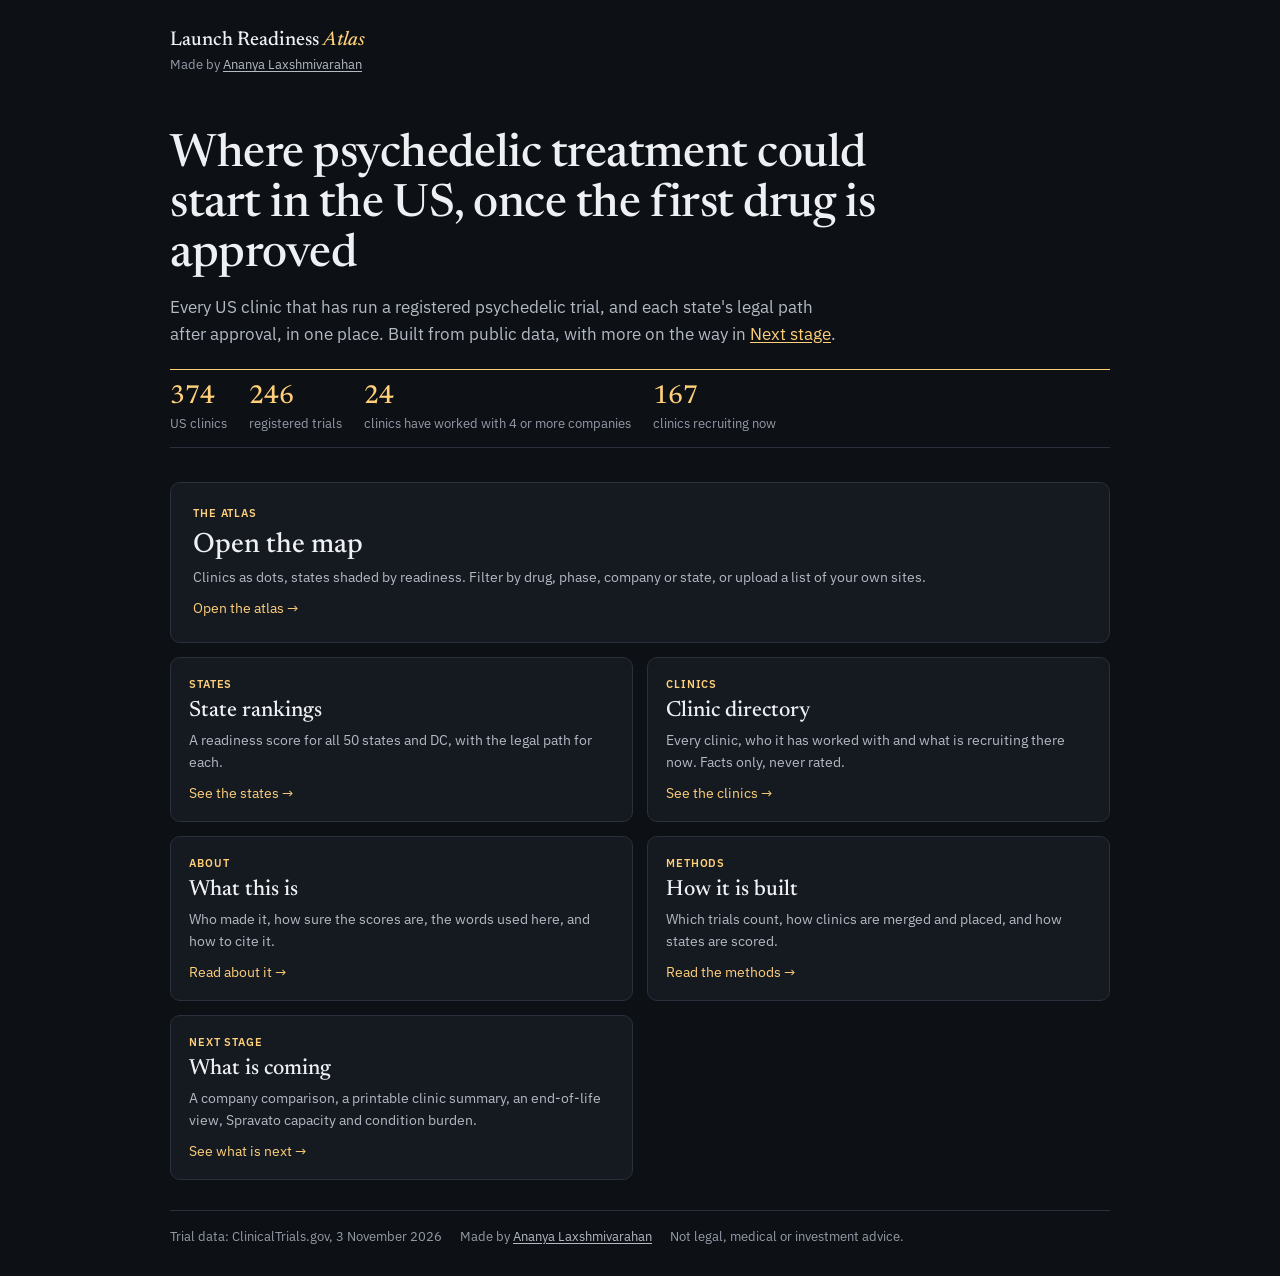
<file: index.html>
<!DOCTYPE html>
<html lang="en-GB" data-theme="dark">
<head>
<meta charset="utf-8">
<meta name="viewport" content="width=device-width, initial-scale=1">
<meta name="robots" content="noindex,nofollow">
<script>
/* v1.9.3: one site for everyone. The ?r=TAG stays in the address so GoatCounter logs r-TAG on this page.
   Old links keep working: ?r=TAG#for-SLUG (or #page-SLUG) opens a company's lens or a clinic inside the atlas, or stays here for any other slug;
   #map, #states, #clinics, #methods, #about, #next, #limits and #clinic/ID (or #clinic-ID) open the atlas with the same tag and view. */
var hubBase = (function () { var p = location.pathname; return /\/$/.test(p) ? p : (/\.[a-z]+$/i.test(p) ? p.replace(/[^\/]*$/, "") : p + "/"); })();
function hubRoute() { var h = location.hash, m, inAtlas = {compass: 1, definium: 1, helus: 1, cybin: 1, reunion: 1, abbvie: 1, atai: 1, ataibeckley: 1, beckley: 1, resilient: 1, gh: 1, ghresearch: 1, iit: 1, sunstone: 1};
  if ((m = h.match(/^#(?:for|page)-([a-z0-9-]+)$/))) { if (inAtlas[m[1].replace(/-/g, "")]) return location.replace(hubBase + "atlas.html" + location.search + "#for-" + m[1]); return history.replaceState(null, "", location.pathname + location.search); }
  if ((m = h.match(/^#clinic-([A-Za-z0-9_]+)$/))) return location.replace(hubBase + "atlas.html" + location.search + "#clinic/" + m[1]);
  if (/^#(map|states|clinics|methods|about|next|limits|clinic\/)/.test(h)) location.replace(hubBase + "atlas.html" + location.search + h); }
hubRoute(); addEventListener("hashchange", hubRoute);
try { var t = localStorage.getItem("atlas-theme"); if (t === "light" || t === "dark") document.documentElement.dataset.theme = t; } catch (e) {}
</script>
<!-- ===== Website build only (site/). Not in the review artifact. ===== -->
<!-- The noindex meta now sits in the page head for both builds (v1.5). -->
<script>
/* Recipient tag. A link like https://YOUR-SITE/?r=sunstone records the event "r-sunstone"
   in GoatCounter when analytics is switched on. With analytics off, this does nothing.
   The tag is cleaned to letters, digits, - and _ (40 characters at most). */
window.atlasRecipient = (new URLSearchParams(location.search).get("r") || "").toLowerCase().replace(/[^a-z0-9_-]/g, "").slice(0, 40);
window.atlasCountRecipient = function () {
  if (window.atlasRecipient && window.goatcounter && window.goatcounter.count)
    window.goatcounter.count({path: "r-" + window.atlasRecipient, title: "Opened by " + window.atlasRecipient, event: true});
};
</script>
<!-- Analytics ON (v1.7.1): GoatCounter site code ananyalaxs. No cookies; GoatCounter does not count file: or localhost pages. -->
<script data-goatcounter="https://ananyalaxs.goatcounter.com/count" async src="https://gc.zgo.at/count.js" onload="atlasCountRecipient()"></script>

<title>Psychedelic Launch Readiness Atlas (US)</title>
<link rel="preconnect" href="https://fonts.googleapis.com">
<link rel="preconnect" href="https://fonts.gstatic.com" crossorigin>
<link href="https://fonts.googleapis.com/css2?family=IBM+Plex+Mono:wght@400;500&family=IBM+Plex+Sans:wght@400;500;600&family=Newsreader:opsz,wght@6..72,400;6..72,500;6..72,600&display=swap" rel="stylesheet">
<style>
:root{--serif:"Newsreader",Georgia,serif;--sans:"IBM Plex Sans",system-ui,-apple-system,"Segoe UI",Roboto,sans-serif;--mono:"IBM Plex Mono",ui-monospace,Menlo,monospace}
html[data-theme="dark"]{color-scheme:dark;--bg:#0d1015;--panel:#151a21;--panel-2:#1c222b;--line:#2a313c;--ink:#eef0f3;--ink-2:#b4bac4;--ink-3:#959ca8;--accent:#ffcf7a}
html[data-theme="light"]{color-scheme:light;--bg:#f4f3ef;--panel:#fcfbf8;--panel-2:#efede7;--line:#dcd8cf;--ink:#14171c;--ink-2:#454a52;--ink-3:#5f646d;--accent:#9a4a12}
*{box-sizing:border-box}
body{margin:0;background:var(--bg);color:var(--ink);font:15px/1.55 var(--sans);-webkit-font-smoothing:antialiased}
a{color:var(--accent);text-underline-offset:2px}
:focus-visible{outline:2px solid var(--accent);outline-offset:2px}
.wrap{max-width:980px;margin:0 auto;padding:0 20px}
header{padding:28px 0 0}
.wordmark{font:500 20px/1 var(--serif);color:var(--ink);text-decoration:none}.wordmark i{color:var(--accent)}
.byline{font-size:13px;color:var(--ink-3);margin-top:4px}.byline a{color:var(--ink-2)}
.caps{font-size:11px;letter-spacing:.08em;text-transform:uppercase;color:var(--ink-3);font-weight:600}
h1{font:500 clamp(30px,5vw,46px)/1.08 var(--serif);margin:56px 0 14px;max-width:760px;letter-spacing:-.01em}
.lede{font-size:17px;color:var(--ink-2);max-width:680px;margin:0 0 10px}
.facts{display:flex;flex-wrap:wrap;gap:8px 22px;margin:22px 0 34px;padding:14px 0;border-top:1px solid var(--line);border-bottom:1px solid var(--line)}
.facts div{display:flex;flex-direction:column}.facts b{font:500 26px/1 var(--serif)}.facts span{font-size:12.5px;color:var(--ink-3);margin-top:4px}
.cards{display:grid;grid-template-columns:repeat(2,1fr);gap:14px;margin:0 0 30px}
.card{display:block;background:var(--panel);border:1px solid var(--line);border-radius:10px;padding:18px 18px 16px;text-decoration:none;color:var(--ink);transition:border-color .15s}
.card:hover{border-color:var(--accent)}.card.main{grid-column:1/-1;padding:22px}
.card h2{font:500 22px/1.15 var(--serif);margin:6px 0 6px}.card.main h2{font-size:28px}
.card p{margin:0;color:var(--ink-2);font-size:14px}.card .go{display:inline-block;margin-top:10px;color:var(--accent);font-size:13.5px}
.note{font-size:13px;color:var(--ink-3);max-width:720px}
footer{border-top:1px solid var(--line);margin-top:30px;padding:16px 0 30px;font-size:12.5px;color:var(--ink-3);display:flex;flex-wrap:wrap;gap:6px 18px}
footer a{color:var(--ink-2)}
@media (max-width:640px){.cards{grid-template-columns:1fr}h1{margin-top:36px}}

/* v1.9.2: brand accent on stat boxes and card headers; inset shadows only, layout unchanged */
.facts{border-top-color:var(--accent)}.facts b{color:var(--accent)}.card .caps{color:var(--accent)}
</style>
</head>
<body>
<div class="wrap">
<header><a class="wordmark" href="./">Launch Readiness <i>Atlas</i></a><div class="byline">Made by <a href="https://www.linkedin.com/in/ananya-laxshmivarahan/" target="_blank" rel="noopener">Ananya Laxshmivarahan</a></div></header>
<main>
<h1>Where psychedelic treatment could start in the US, once the first drug is approved</h1>
<p class="lede">Every US clinic that has run a registered psychedelic trial, and each state's legal path after approval, in one place. Built from public data, with more on the way in <a href="atlas.html#next">Next stage</a>.</p>
<div class="facts"><div><b>374</b><span>US clinics</span></div><div><b>246</b><span>registered trials</span></div><div><b>24</b><span>clinics have worked with 4 or more companies</span></div><div><b>167</b><span>clinics recruiting now</span></div></div>
<div class="cards">
<a class="card main" href="atlas.html#map"><div class="caps">The atlas</div><h2>Open the map</h2><p>Clinics as dots, states shaded by readiness. Filter by drug, phase, company or state, or upload a list of your own sites.</p><span class="go">Open the atlas &rarr;</span></a>
<a class="card" href="atlas.html#states"><div class="caps">States</div><h2>State rankings</h2><p>A readiness score for all 50 states and DC, with the legal path for each.</p><span class="go">See the states &rarr;</span></a>
<a class="card" href="atlas.html#clinics"><div class="caps">Clinics</div><h2>Clinic directory</h2><p>Every clinic, who it has worked with and what is recruiting there now. Facts only, never rated.</p><span class="go">See the clinics &rarr;</span></a>
<a class="card" href="atlas.html#about"><div class="caps">About</div><h2>What this is</h2><p>Who made it, how sure the scores are, the words used here, and how to cite it.</p><span class="go">Read about it &rarr;</span></a>
<a class="card" href="atlas.html#methods"><div class="caps">Methods</div><h2>How it is built</h2><p>Which trials count, how clinics are merged and placed, and how states are scored.</p><span class="go">Read the methods &rarr;</span></a>
<a class="card" href="atlas.html#next"><div class="caps">Next stage</div><h2>What is coming</h2><p>A company comparison, a printable clinic summary, an end-of-life view, Spravato capacity and condition burden.</p><span class="go">See what is next &rarr;</span></a>
</div>
</main>
<script>
/* v1.9.4: every link into the atlas, and the wordmark, carries the reader's ?r tag, so the counter and the view survive the click. */
(function () { var r = window.atlasRecipient; if (!r) return; var q = "?r=" + encodeURIComponent(r);
  document.querySelectorAll('a[href^="atlas.html"]').forEach(function (a) { var h = a.getAttribute("href"), i = h.indexOf("#"); a.setAttribute("href", (i < 0 ? h : h.slice(0, i)) + q + (i < 0 ? "" : h.slice(i))); });
  var w = document.querySelector("a.wordmark"); if (w) w.setAttribute("href", "./" + q); })();
</script>
<footer><span>Trial data: ClinicalTrials.gov, 3 November 2026</span><span>Made by <a href="https://www.linkedin.com/in/ananya-laxshmivarahan/" target="_blank" rel="noopener">Ananya Laxshmivarahan</a></span><span>Not legal, medical or investment advice.</span></footer>
</div>
</body>
</html>
</file>
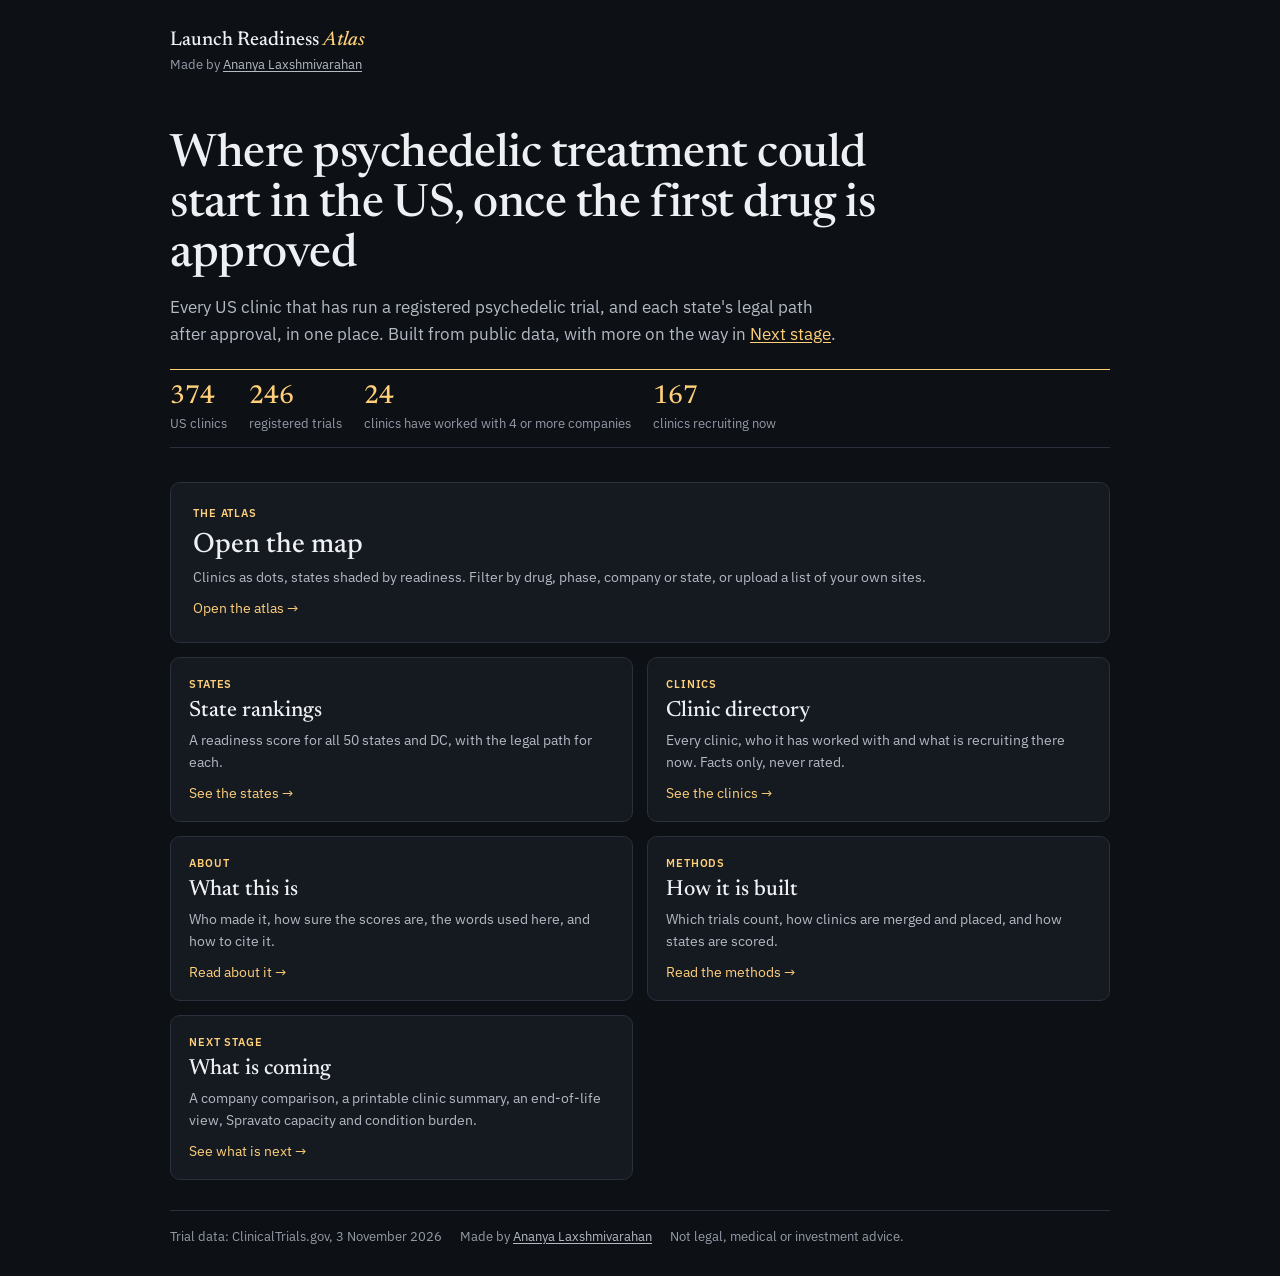
<file: for/alpha/index.html>
<!DOCTYPE html>
<html lang="en-GB"><head><meta charset="utf-8"><meta name="robots" content="noindex,nofollow"><title>Psychedelic Launch Readiness Atlas (US)</title>
<script>var p=location.pathname,i=p.indexOf('/for/'),b=i>=0?p.slice(0,i+1):p.replace(/[^\/]*$/,'');location.replace(b+'index.html'+location.search+'');</script>
<noscript><meta http-equiv="refresh" content="0; url=../../index.html"></noscript></head>
<body><p>This page has moved. <a href="../../index.html">Open the Launch Readiness Atlas</a>.</p></body></html>
</file>
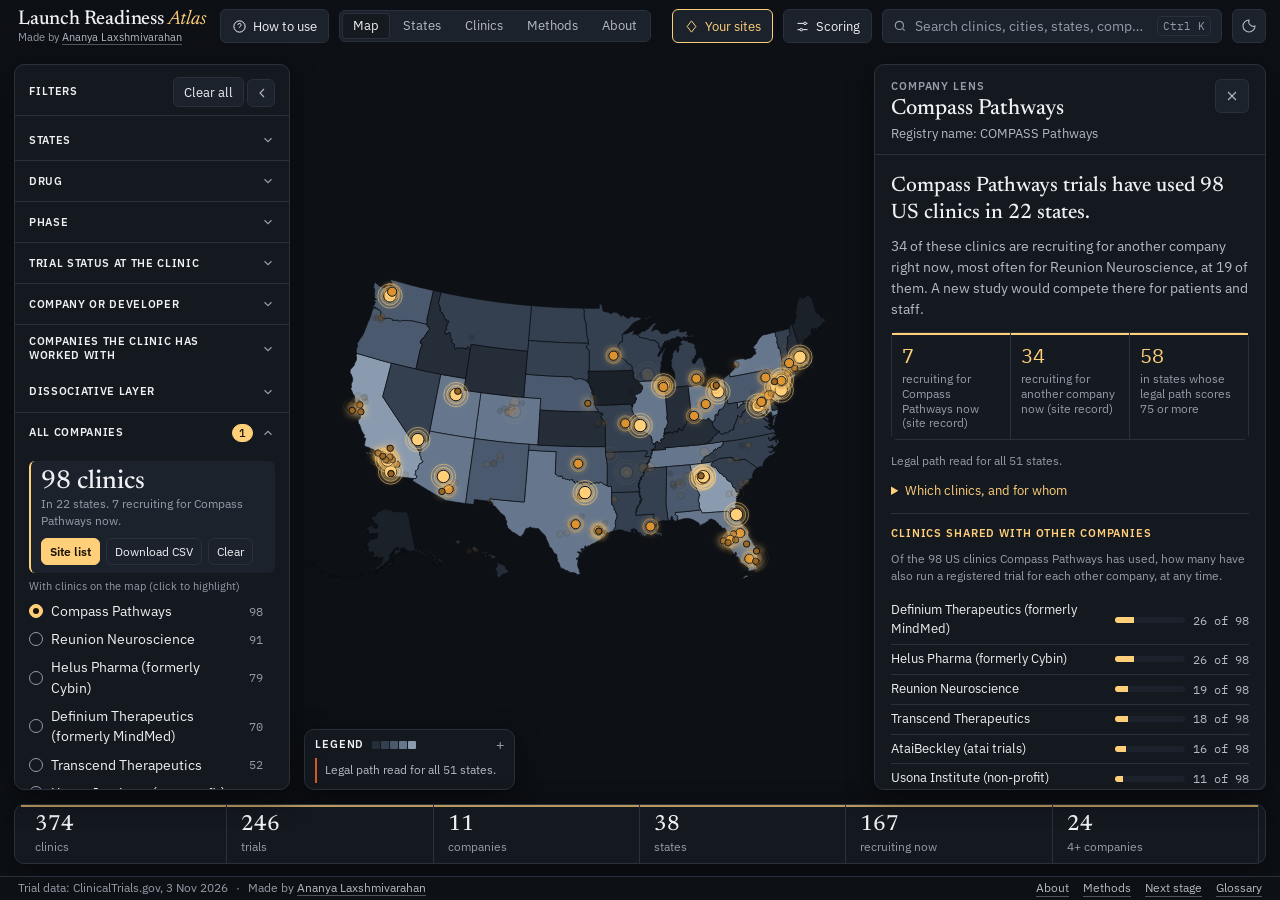
<file: for/compass/index.html>
<!DOCTYPE html>
<html lang="en-GB"><head><meta charset="utf-8"><meta name="robots" content="noindex,nofollow"><title>Psychedelic Launch Readiness Atlas (US)</title>
<script>var p=location.pathname,i=p.indexOf('/for/'),b=i>=0?p.slice(0,i+1):p.replace(/[^\/]*$/,'');location.replace(b+'atlas.html'+location.search+'#for-compass');</script>
<noscript><meta http-equiv="refresh" content="0; url=../../index.html"></noscript></head>
<body><p>This page has moved. <a href="../../index.html">Open the Launch Readiness Atlas</a>.</p></body></html>
</file>
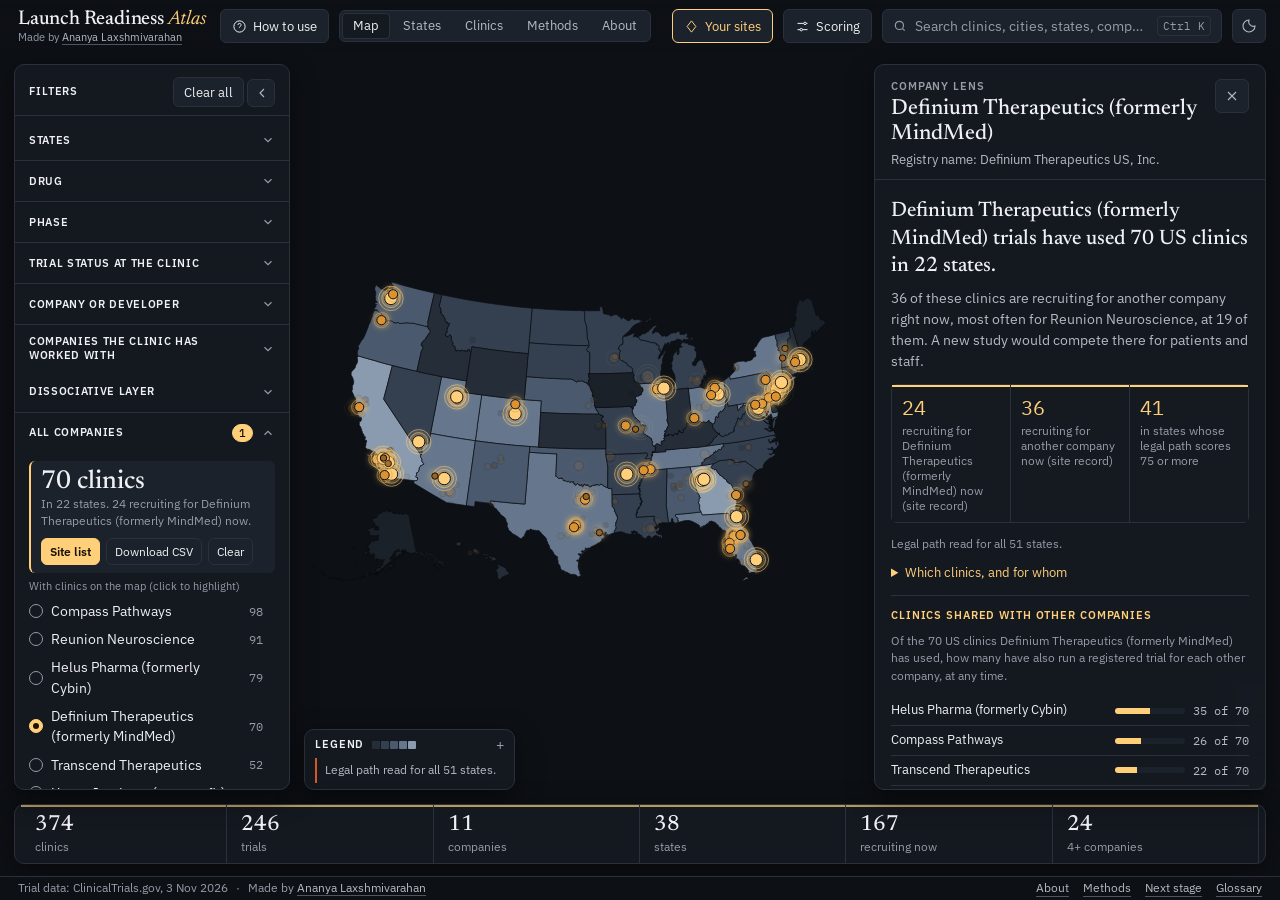
<file: for/definium/index.html>
<!DOCTYPE html>
<html lang="en-GB"><head><meta charset="utf-8"><meta name="robots" content="noindex,nofollow"><title>Psychedelic Launch Readiness Atlas (US)</title>
<script>var p=location.pathname,i=p.indexOf('/for/'),b=i>=0?p.slice(0,i+1):p.replace(/[^\/]*$/,'');location.replace(b+'atlas.html'+location.search+'#for-definium');</script>
<noscript><meta http-equiv="refresh" content="0; url=../../index.html"></noscript></head>
<body><p>This page has moved. <a href="../../index.html">Open the Launch Readiness Atlas</a>.</p></body></html>
</file>
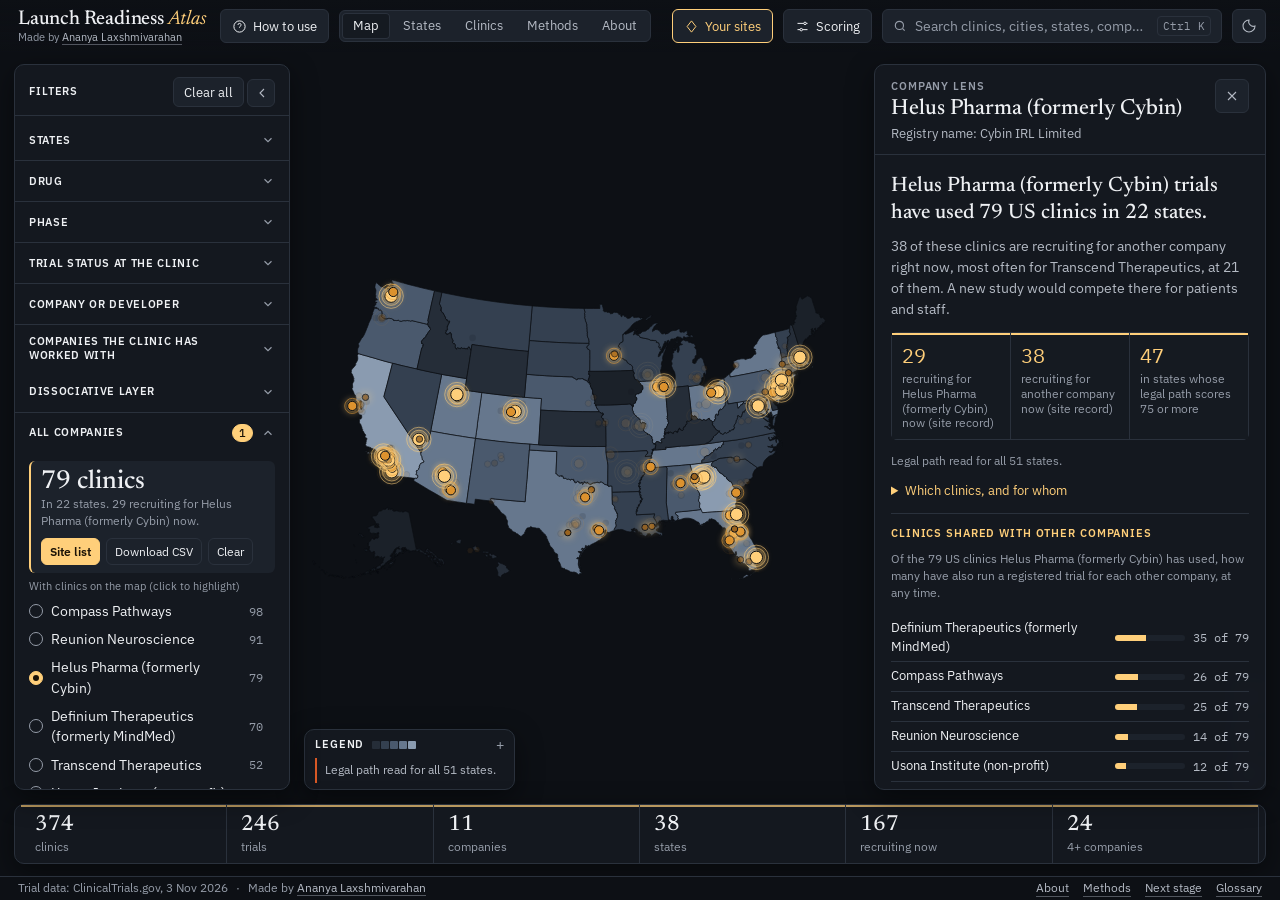
<file: for/helus/index.html>
<!DOCTYPE html>
<html lang="en-GB"><head><meta charset="utf-8"><meta name="robots" content="noindex,nofollow"><title>Psychedelic Launch Readiness Atlas (US)</title>
<script>var p=location.pathname,i=p.indexOf('/for/'),b=i>=0?p.slice(0,i+1):p.replace(/[^\/]*$/,'');location.replace(b+'atlas.html'+location.search+'#for-helus');</script>
<noscript><meta http-equiv="refresh" content="0; url=../../index.html"></noscript></head>
<body><p>This page has moved. <a href="../../index.html">Open the Launch Readiness Atlas</a>.</p></body></html>
</file>
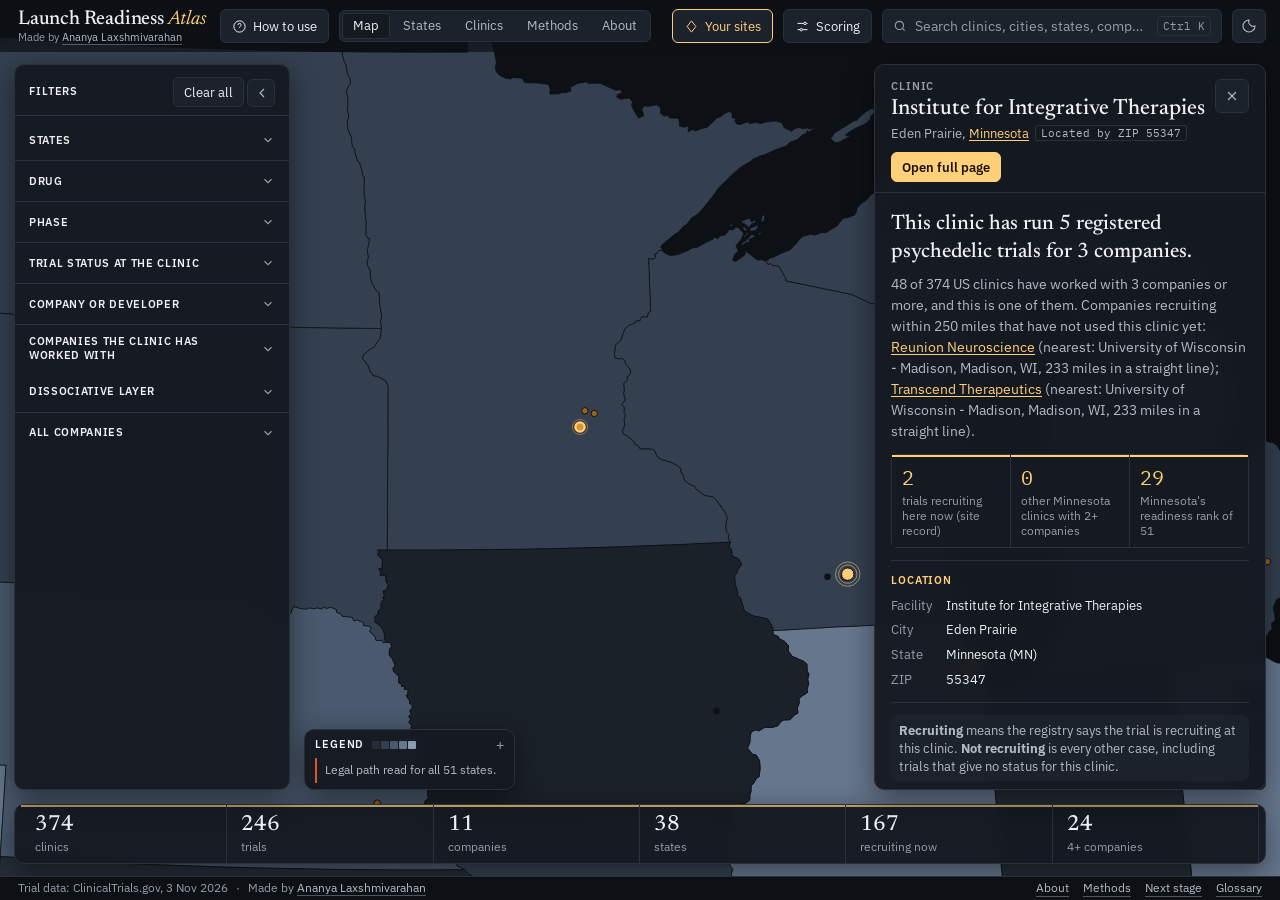
<file: for/iit/index.html>
<!DOCTYPE html>
<html lang="en-GB"><head><meta charset="utf-8"><meta name="robots" content="noindex,nofollow"><title>Psychedelic Launch Readiness Atlas (US)</title>
<script>var p=location.pathname,i=p.indexOf('/for/'),b=i>=0?p.slice(0,i+1):p.replace(/[^\/]*$/,'');location.replace(b+'atlas.html'+location.search+'#for-iit');</script>
<noscript><meta http-equiv="refresh" content="0; url=../../index.html"></noscript></head>
<body><p>This page has moved. <a href="../../index.html">Open the Launch Readiness Atlas</a>.</p></body></html>
</file>
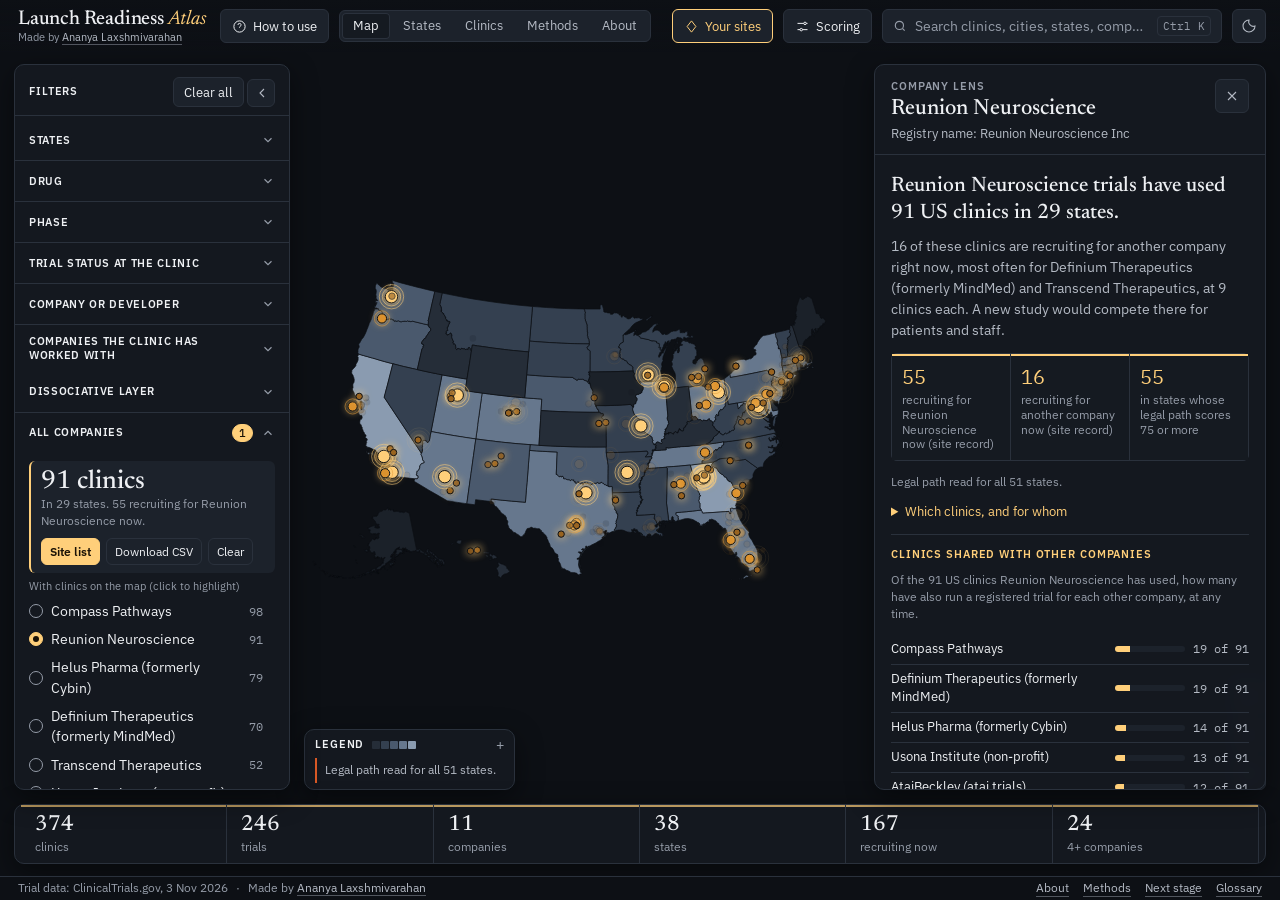
<file: for/reunion/index.html>
<!DOCTYPE html>
<html lang="en-GB"><head><meta charset="utf-8"><meta name="robots" content="noindex,nofollow"><title>Psychedelic Launch Readiness Atlas (US)</title>
<script>var p=location.pathname,i=p.indexOf('/for/'),b=i>=0?p.slice(0,i+1):p.replace(/[^\/]*$/,'');location.replace(b+'atlas.html'+location.search+'#for-reunion');</script>
<noscript><meta http-equiv="refresh" content="0; url=../../index.html"></noscript></head>
<body><p>This page has moved. <a href="../../index.html">Open the Launch Readiness Atlas</a>.</p></body></html>
</file>
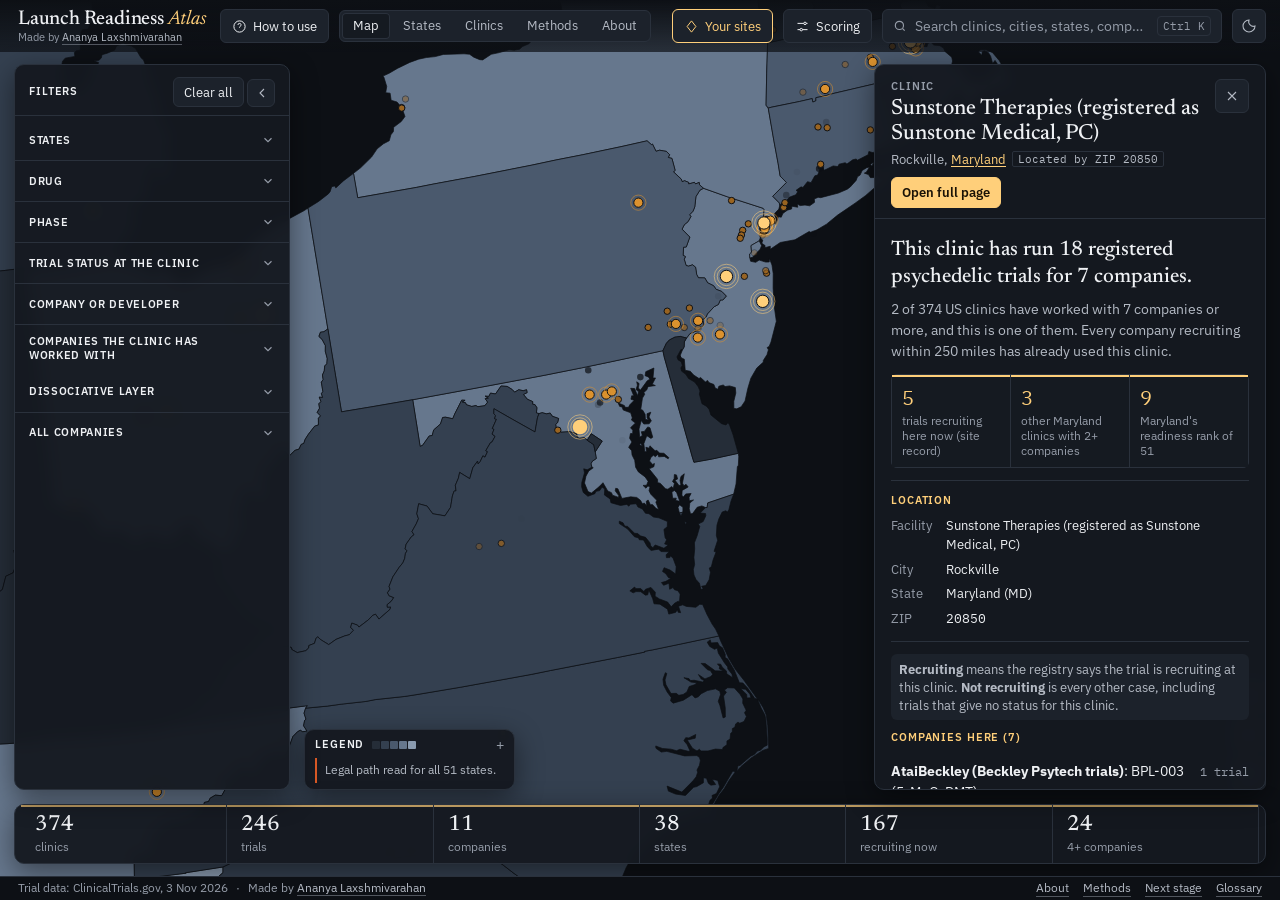
<file: for/sunstone/index.html>
<!DOCTYPE html>
<html lang="en-GB"><head><meta charset="utf-8"><meta name="robots" content="noindex,nofollow"><title>Psychedelic Launch Readiness Atlas (US)</title>
<script>var p=location.pathname,i=p.indexOf('/for/'),b=i>=0?p.slice(0,i+1):p.replace(/[^\/]*$/,'');location.replace(b+'atlas.html'+location.search+'#for-sunstone');</script>
<noscript><meta http-equiv="refresh" content="0; url=../../index.html"></noscript></head>
<body><p>This page has moved. <a href="../../index.html">Open the Launch Readiness Atlas</a>.</p></body></html>
</file>
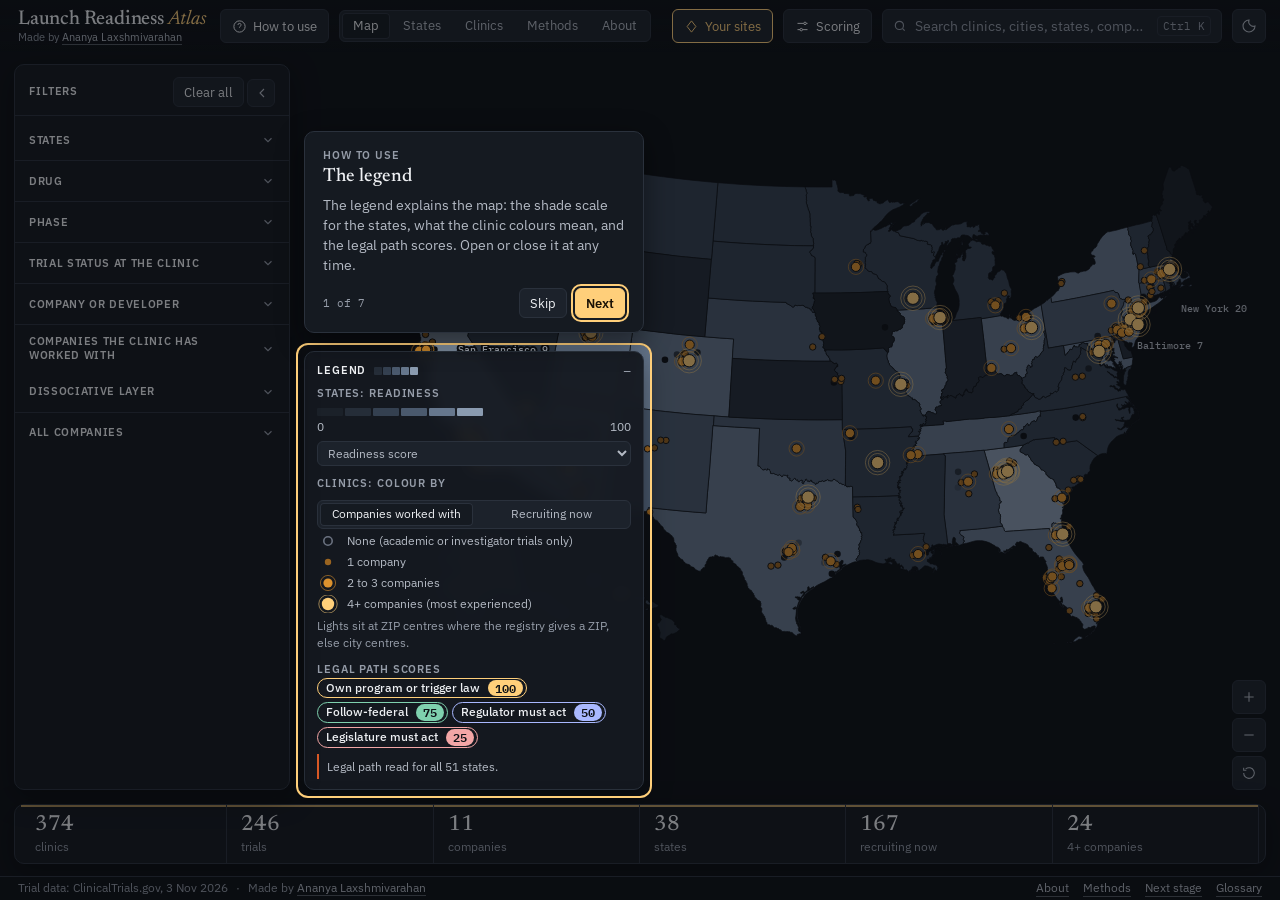
<file: atlas.html>
<!DOCTYPE html>
<html lang="en-GB" data-theme="dark">
<head>
<meta charset="utf-8">
<meta name="viewport" content="width=device-width, initial-scale=1">
<meta name="robots" content="noindex,nofollow"><!-- v1.5: keep search engines out until the public post (DEPLOY.md step 6) -->
<!-- ===== Website build only (site/). Not in the review artifact. ===== -->
<!-- The noindex meta now sits in the page head for both builds (v1.5). -->
<script>
/* Recipient tag. A link like https://YOUR-SITE/?r=sunstone records the event "r-sunstone"
   in GoatCounter when analytics is switched on. With analytics off, this does nothing.
   The tag is cleaned to letters, digits, - and _ (40 characters at most). */
window.atlasRecipient = (new URLSearchParams(location.search).get("r") || "").toLowerCase().replace(/[^a-z0-9_-]/g, "").slice(0, 40);
window.atlasCountRecipient = function () {
  if (window.atlasRecipient && window.goatcounter && window.goatcounter.count)
    window.goatcounter.count({path: "r-" + window.atlasRecipient, title: "Opened by " + window.atlasRecipient, event: true});
};
</script>
<!-- Analytics ON (v1.7.1): GoatCounter site code ananyalaxs. No cookies; GoatCounter does not count file: or localhost pages. -->
<script data-goatcounter="https://ananyalaxs.goatcounter.com/count" async src="https://gc.zgo.at/count.js" onload="atlasCountRecipient()"></script>
<title>Psychedelic Launch Readiness Atlas (US)</title>
<link rel="preconnect" href="https://fonts.googleapis.com">
<link rel="preconnect" href="https://fonts.gstatic.com" crossorigin>
<link href="https://fonts.googleapis.com/css2?family=IBM+Plex+Mono:wght@400;500&family=IBM+Plex+Sans:wght@400;500;600&family=Newsreader:opsz,wght@6..72,400;6..72,500;6..72,600&display=swap" rel="stylesheet">
<link rel="stylesheet" href="assets/atlas.css">
</head>
<body>
<div id="boot" aria-hidden="true"><div class="wordmark">Launch Readiness <i>Atlas</i></div></div>
<header id="top">
  <div class="brand"><a class="wordmark" id="homelink" href="index.html" title="Home">Launch Readiness <i>Atlas</i></a><span class="byline">Made by <a class="bylink" href="https://www.linkedin.com/in/ananya-laxshmivarahan/" target="_blank" rel="noopener">Ananya Laxshmivarahan</a></span></div>
  <button class="topbtn" id="tourbtn" aria-haspopup="dialog" aria-label="How to use this atlas"><svg viewBox="0 0 24 24"><circle cx="12" cy="12" r="9"/><path d="M9.5 9.5a2.5 2.5 0 1 1 3.5 2.3c-.6.3-1 .9-1 1.6v.6M12 17h.01"/></svg><span class="t">How to use</span></button>
  <nav class="views" aria-label="Views">
    <a href="#map" data-view="map">Map</a><a href="#states" data-view="states">States</a><a href="#clinics" data-view="clinics">Clinics</a><a href="#methods" data-view="methods">Methods</a><a href="#about" data-view="about">About</a>
  </nav>
  <span class="pill" id="custompill" hidden title="Scores use your custom weights">Custom weights</span>
  <span class="grow"></span>
  <button class="topbtn" id="byobtn" aria-haspopup="dialog" aria-label="Your sites: upload a list of your own sites" title="Upload a list of your own sites to see only those on the map, matched to clinics that have run psychedelic trials."><svg viewBox="0 0 24 24"><path d="M12 3l7 9-7 9-7-9z"/></svg><span class="t">Your sites</span></button>
  <button class="topbtn" id="scorebtn" aria-expanded="false" aria-controls="scoring" aria-label="Scoring weights"><svg viewBox="0 0 24 24"><path d="M4 7h10M18 7h2M4 17h4M12 17h8"/><circle cx="16" cy="7" r="2"/><circle cx="10" cy="17" r="2"/></svg><span class="t">Scoring</span></button>
  <button id="searchbtn" aria-label="Search clinics, cities, states and companies"><svg width="14" height="14" viewBox="0 0 24 24" fill="none" stroke="currentColor" stroke-width="2"><circle cx="11" cy="11" r="7"/><path d="m20 20-3.5-3.5"/></svg><span class="hide-m sbtxt">Search clinics, cities, states, companies</span><kbd id="kbd">Ctrl K</kbd></button>
  <button class="iconbtn" id="theme" aria-label="Switch to light theme"><svg viewBox="0 0 24 24"><path d="M12 3a9 9 0 1 0 9 9 7 7 0 0 1-9-9z"/></svg></button>
</header>

<svg id="map" role="application" aria-label="Map of the United States. States are shaded by readiness score. Lights mark clinics that have run psychedelic trials."><g id="zoomg"><g id="states"></g></g><g id="tags"></g><g id="lights"></g><g id="mine" aria-label="Your sites"></g></svg>

<aside id="rail" class="panel" aria-label="Filters">
  <header><span class="caps" style="color:var(--ink)">Filters</span><span><button class="btn" id="clearall">Clear all</button> <button class="iconbtn" id="railclose" aria-label="Collapse filters" style="display:inline-grid;width:28px;height:28px;vertical-align:middle"><svg viewBox="0 0 24 24"><path d="m15 6-6 6 6 6"/></svg></button></span></header>
  <div class="body">
    <div class="grp" id="statefacet"><button class="acc" type="button" aria-expanded="false" aria-controls="gb-state" data-acc="state"><span class="al" id="sthead">States</span><span class="acnt" data-cnt="state" hidden></span><span class="sr"> selected</span><svg class="chev" viewBox="0 0 24 24" aria-hidden="true"><path d="m6 9 6 6 6-6"/></svg></button>
      <div class="gbody" id="gb-state" role="group" aria-labelledby="sthead" hidden><div class="gtools"><button class="gclear" id="stclear" hidden>Clear</button></div>
      <div class="stchips" id="stchips" aria-label="Selected states"></div>
      <input class="ctl" id="stsearch" type="search" placeholder="Search states" aria-label="Search states" autocomplete="off">
      <div class="stlist" id="stlist" role="group" aria-label="State checklist"></div>
      <div class="note" style="margin-top:6px">Tip: Shift or Cmd+click a state on the map to add or remove it.</div></div></div>
    <div id="facets"></div>
    <div class="grp" id="disfacet"><button class="acc" type="button" aria-expanded="false" aria-controls="gb-dis" data-acc="dis"><span class="al">Dissociative layer</span><span class="acnt" data-cnt="dis" hidden></span><span class="sr"> on</span><svg class="chev" viewBox="0 0 24 24" aria-hidden="true"><path d="m6 9 6 6 6-6"/></svg></button>
      <div class="gbody" id="gb-dis" hidden><button class="opt" id="lgdis" aria-pressed="false"><span class="box"></span>Show ketamine and esketamine trial locations<span class="n" id="disn"></span></button>
      <p class="note" style="margin:2px 0 8px">Psychiatric and substance-use trials only. Off by default, and never in any count or score.</p></div></div>
    <div class="grp" id="lensbox"><button class="acc" type="button" aria-expanded="false" aria-controls="gb-co" data-acc="co"><span class="al">All companies</span><span class="acnt" data-cnt="co" hidden></span><span class="sr"> highlighted</span><svg class="chev" viewBox="0 0 24 24" aria-hidden="true"><path d="m6 9 6 6 6-6"/></svg></button>
      <div class="gbody" id="gb-co" hidden>
      <div class="lensbar" aria-live="polite"><div class="big" id="lensn"></div><div class="note" id="lenssub"></div>
        <div class="row"><button class="btn primary" id="lensopen">Site list</button><button class="btn" id="lenscopy">Download CSV</button><button class="btn" id="lensclear">Clear</button></div></div>
      <div id="colist"></div>
      <p class="note" style="margin:6px 0 8px">Every company the build searched the registry for, plus every company with clinics on the map. <a href="#methods" data-goto="coreport">Details</a></p></div></div>
  </div>
</aside>
<button class="iconbtn" id="railtoggle" aria-label="Show filters"><svg viewBox="0 0 24 24"><path d="M4 6h16M7 12h10M10 18h4"/></svg></button>
<button class="btn" id="mobfilters" aria-label="Open filters">Filters</button>

<div id="legend" class="panel" aria-label="Legend"></div>
<div id="zoom"><button class="iconbtn" id="zin" aria-label="Zoom in"><svg viewBox="0 0 24 24"><path d="M12 5v14M5 12h14"/></svg></button><button class="iconbtn" id="zout" aria-label="Zoom out"><svg viewBox="0 0 24 24"><path d="M5 12h14"/></svg></button><button class="iconbtn" id="zreset" aria-label="Reset view"><svg viewBox="0 0 24 24"><path d="M4 12a8 8 0 1 0 3-6.2M4 4v4h4"/></svg></button></div>

<section id="strip" class="panel" aria-live="polite" aria-label="Summary for current filters"></section>
<footer id="foot"><span><span class="fpre">Trial data: ClinicalTrials.gov, </span><span id="asof"></span></span><span class="fsep" aria-hidden="true">&middot;</span><span>Made by <a class="bylink" href="https://www.linkedin.com/in/ananya-laxshmivarahan/" target="_blank" rel="noopener">Ananya Laxshmivarahan</a></span><span class="flinks"><a href="#about">About</a> <a href="#methods" class="hide-m">Methods</a> <a href="#next">Next stage</a> <button class="linkish" data-gloss>Glossary</button></span></footer>
<div id="tourring" aria-hidden="true" hidden></div>
<section id="tour" class="panel" role="dialog" aria-modal="false" aria-labelledby="tourtitle" hidden></section>
<div id="gloss" role="dialog" aria-modal="true" aria-labelledby="glosstitle" hidden><div class="box panel"><div class="ghead"><h2 id="glosstitle">Words used here</h2><button class="iconbtn" id="glossclose" aria-label="Close glossary"><svg viewBox="0 0 24 24"><path d="M6 6l12 12M18 6 6 18"/></svg></button></div><div id="glossbody"></div></div></div>

<aside id="drawer" class="panel" aria-label="Details" aria-hidden="true">
  <button id="handle" aria-label="Resize details panel"></button>
  <div class="dhead"><div id="dtitle"></div><button class="iconbtn x" id="dclose" aria-label="Close details (Esc)"><svg viewBox="0 0 24 24"><path d="M6 6l12 12M18 6 6 18"/></svg></button></div>
  <div class="dbody" id="dbody"></div>
</aside>

<main id="v-states" class="page" aria-label="State rankings"><div class="inner">
  <div class="caps">States</div><h1>State rankings</h1>
  <p class="lede" id="stlede">Readiness score and the layers it is built from, for all 50 states and DC. Click a row to open it on the map. Select up to 3 states to compare.</p>
  <div id="stgroups" class="stgroups"></div>
  <div class="tools"><input class="ctl" id="stq" placeholder="Filter states" aria-label="Filter states"><span class="grow"></span><button class="btn" id="stcmp" disabled>Compare selected</button></div>
  <table class="grid" id="sttbl"></table></div></main>
<main id="v-clinics" class="page" aria-label="Clinic directory"><div class="inner">
  <div class="caps">Clinics</div><h1>Clinic directory</h1>
  <p class="lede" id="cllede">Every US clinic that has run a registered trial of the drugs covered here, one row per clinic. Click a row to open the clinic's full page. The list follows the map's filters and company lens; type below to narrow it, or export it as CSV.</p>
  <p class="note cldef" id="cldef">Each <b>company</b> gets one line, with the compounds it has tested at that clinic and its number of trials there. Status, companies and compounds come from ClinicalTrials.gov: a company is a lead sponsor the registry classes as industry, and a compound is the code the registry gives for the drug. Other sponsors, such as universities, are on each clinic's page.</p>
  <div class="tools"><input class="ctl" id="clq" placeholder="Filter by name, city or company" aria-label="Filter clinics"><span class="note" id="clcount"></span><span class="grow"></span><button class="btn primary" id="clcopy">Download as CSV</button></div>
  <p class="note csvmeta" id="clmeta">Source: ClinicalTrials.gov, data <span class="asofx"></span>. Facts only.</p>
  <table class="grid" id="cltbl"></table></div></main>
<main id="v-methods" class="page" aria-label="Methods"><div class="inner prose" id="methods"></div></main>
<main id="v-about" class="page" aria-label="About"><div class="inner prose" id="about"></div></main>
<main id="v-next" class="page" aria-label="Next stage"><div class="inner prose" id="limitsbody"></div></main>

<div id="pal" role="dialog" aria-modal="true" aria-label="Search"><div class="box panel"><input id="palq" placeholder="Search clinics, cities, states, companies" aria-label="Search" autocomplete="off" role="combobox" aria-expanded="true" aria-controls="palres"><ul id="palres" role="listbox"></ul><div class="foot"><span>&uarr; &darr; to move</span><span>Enter to fly there</span><span>Esc to close</span></div></div></div>
<div id="copyfb" role="dialog" aria-modal="true" aria-label="Copy CSV"><div class="box panel"><div class="caps" style="margin-bottom:8px">Your browser blocked the clipboard. Select all and copy.</div><textarea id="copyta" aria-label="CSV text"></textarea><div style="text-align:right;margin-top:8px"><button class="btn" id="copyclose">Close</button></div></div></div>
<div id="toast" class="panel" role="status"></div>
<section id="scoring" class="panel" hidden aria-label="Scoring weights"><header><span class="caps" style="color:var(--ink)">Scoring weights</span><span><button class="btn" id="scorereset">Reset to atlas defaults</button> <button class="iconbtn" id="scoreclose" aria-label="Close scoring" style="display:inline-grid;width:28px;height:28px;vertical-align:middle"><svg viewBox="0 0 24 24"><path d="M6 6l12 12M18 6 6 18"/></svg></button></span></header><div id="scorebody"></div></section>
<div id="dropzone" aria-hidden="true"><div>Drop a CSV to overlay your sites</div></div>
<div id="byodlg" role="dialog" aria-modal="true" aria-labelledby="byotitle" aria-hidden="true"><div class="box panel">
  <div id="byostep1"><div class="caps">Your sites</div><h2 id="byotitle">Overlay your own site list</h2>
    <p class="lede">Upload a list of your own sites to see only those on the map, matched to clinics that have run psychedelic trials.</p>
    <p class="privacy">Your file is processed in this browser and is never uploaded or stored. Closing or reloading the page removes it.</p>
    <label class="drop" for="byofile"><svg class="ico" viewBox="0 0 24 24" fill="none" stroke="currentColor" stroke-width="1.6" aria-hidden="true"><path d="M12 16V4M7 9l5-5 5 5M4 16v3a1 1 0 0 0 1 1h14a1 1 0 0 0 1-1v-3"/></svg><span><b>Choose a CSV file</b> or drop it anywhere on the map</span><span class="note">Columns: site name, city, state, ZIP, optional lat/lon, tier, status, notes</span></label>
    <input type="file" id="byofile" accept=".csv,text/csv,.txt" class="sr" aria-label="Choose a CSV file of your sites">
    <div id="byoerr" class="err" role="alert" hidden></div>
    <div class="alt"><span class="note">No file yet? Try the fictional Example Therapeutics list (25 sites), or copy a blank template.</span><button class="btn" id="byotemplate">Download CSV template</button><button class="btn primary" id="byosample">Try with sample data</button></div>
    <div class="foot"><button class="btn" data-byoclose>Cancel</button></div></div>
  <div id="byostep2" hidden><div class="caps">Your sites &middot; step 2 of 2</div><h2>Check the columns</h2><p class="note" id="byoname"></p>
    <div id="byomap"></div><div class="err" id="byomaperr" role="status"></div>
    <div class="caps">First 5 rows</div><div style="overflow:auto"><table class="grid" id="byoprev"></table></div>
    <div class="row" style="margin-top:14px"><button class="btn" id="byoback">Back</button><span class="grow"></span><button class="btn" data-byoclose>Cancel</button><button class="btn primary" id="byogo">Place and match sites</button></div></div>
</div></div>
<div id="tip" role="tooltip"></div>

<script src="assets/atlas-1.js"></script>
<script src="assets/atlas-2.js"></script>
<script src="assets/atlas-3.js"></script>
<script src="assets/atlas-4.js"></script>
<script src="assets/atlas-5.js"></script>
</body>
</html>
</file>
<file: assets/atlas.css>
:root{--serif:"Newsreader",Georgia,"Times New Roman",serif;--sans:"IBM Plex Sans",system-ui,-apple-system,"Segoe UI",Roboto,sans-serif;--mono:"IBM Plex Mono",ui-monospace,SFMono-Regular,Menlo,monospace;
--r-s:2px;--r-m:6px;--r-l:10px;--ease:cubic-bezier(.2,.7,.2,1)}
html[data-theme="dark"]{color-scheme:dark;--bg:#0d1015;--panel:rgba(21,26,33,.96);--panel-solid:#151a21;--panel-2:#1c222b;--line:#2a313c;--ink:#eef0f3;--ink-2:#b4bac4;--ink-3:#959ca8;--accent:#ffcf7a;--accent-ink:#1a1206;--shadow:0 8px 28px rgba(0,0,0,.45);
--s0:#1b2129;--s1:#252d38;--s2:#344050;--s3:#4a596d;--s4:#66778d;--s5:#8a9bb0;--stroke:#0d1015;
--t0:#6b7280;--t1:#9a6420;--t2:#dc922e;--t3:#ffcf7a;--rec:#199e70;--act:#d95926;--caution:#c9a35a;--closed:#8d94a0;--d-psi:#d95926;--d-mdma:#199e70;--d-lsd:#3987e5;--d-wide:#b07ae8;--d-dis:#e8679f;--d-oth:#8d94a0;--dim:.13;--glow:0 0 6px}
html[data-theme="light"]{color-scheme:light;--bg:#f4f3ef;--panel:rgba(252,251,248,.97);--panel-solid:#fcfbf8;--panel-2:#efede7;--line:#dcd8cf;--ink:#14171c;--ink-2:#454a52;--ink-3:#5f646d;--accent:#9a4a12;--accent-ink:#fff;--shadow:0 8px 28px rgba(20,23,28,.12);
--s0:#e6e7e9;--s1:#cdd1d6;--s2:#aab1ba;--s3:#858e9a;--s4:#5f6875;--s5:#3c444f;--stroke:#f4f3ef;
--t0:#9aa0a8;--t1:#df9152;--t2:#cc5f1c;--t3:#7e300c;--rec:#1baf7a;--act:#eb6834;--caution:#8a6512;--closed:#6a6f78;--d-psi:#eb6834;--d-mdma:#1baf7a;--d-lsd:#2a78d6;--d-wide:#7b3fc4;--d-dis:#c2185b;--d-oth:#6a6f78;--dim:.16}
*{box-sizing:border-box}
html,body{margin:0;height:100%;background:var(--bg);color:var(--ink);font:14px/1.45 var(--sans);overflow:hidden;-webkit-font-smoothing:antialiased}
button,input,select{font:inherit;color:inherit}
button{cursor:pointer}
a{color:var(--accent);text-underline-offset:2px}
:focus-visible{outline:2px solid var(--accent);outline-offset:2px}
.mono{font-family:var(--mono);font-variant-numeric:tabular-nums}
.caps{font-size:11px;letter-spacing:.08em;text-transform:uppercase;color:var(--ink-3);font-weight:600}
.sr{position:absolute;width:1px;height:1px;overflow:hidden;clip:rect(0 0 0 0)}
/* top bar */
#top{position:fixed;inset:0 0 auto 0;height:52px;display:flex;align-items:center;gap:10px;padding:0 14px 0 18px;z-index:30;background:linear-gradient(var(--bg),color-mix(in srgb,var(--bg) 70%,transparent));}
.wordmark{font-family:var(--serif);font-size:20px;font-weight:500;letter-spacing:-.01em;white-space:nowrap;margin-right:6px}
.wordmark i{font-style:italic;color:var(--accent);font-weight:400}
.pill{font-size:11px;border:1px solid var(--line);border-radius:999px;padding:2px 8px;color:var(--ink-2);white-space:nowrap}
.pill b{color:var(--accent);font-weight:600}
nav.views{display:flex;gap:2px;background:var(--panel-2);border:1px solid var(--line);border-radius:var(--r-m);padding:2px}
nav.views a{padding:4px 11px;border-radius:4px;color:var(--ink-2);text-decoration:none;font-size:13px}
nav.views a[aria-current="page"]{background:var(--panel-solid);color:var(--ink);box-shadow:inset 0 0 0 1px var(--line)}
.grow{flex:1}
#searchbtn{display:flex;align-items:center;gap:8px;height:34px;min-width:260px;max-width:360px;flex:0 1 340px;white-space:nowrap;overflow:hidden;background:var(--panel-2);border:1px solid var(--line);border-radius:var(--r-m);padding:6px 10px;color:var(--ink-3);text-align:left}
#searchbtn .sbtxt{flex:1;min-width:0;overflow:hidden;text-overflow:ellipsis;white-space:nowrap;line-height:1}
#searchbtn svg{flex:none}
#searchbtn kbd{flex:none;display:inline-flex;align-items:center;height:20px;line-height:1;margin-left:auto;font:11px var(--mono);border:1px solid var(--line);border-radius:4px;padding:0 5px;color:var(--ink-3)}
.iconbtn{flex:none;width:34px;height:34px;display:grid;place-items:center;background:var(--panel-2);border:1px solid var(--line);border-radius:var(--r-m)}
.iconbtn svg{width:16px;height:16px;stroke:var(--ink-2);fill:none;stroke-width:1.6}
/* map */
#map{position:fixed;inset:0;width:100%;height:100%;display:block;touch-action:none}
.st{stroke:var(--stroke);stroke-width:.7;vector-effect:non-scaling-stroke;cursor:pointer;transition:fill .35s var(--ease),opacity .4s var(--ease)}
.st:hover{stroke:var(--ink-3);stroke-width:1.1}
.st.sel{stroke:var(--accent);stroke-width:1.8}
.st.cmp{stroke:var(--ink);stroke-width:1.4;stroke-dasharray:3 2}
.st.ghost{opacity:0}
.st:focus{outline:none}
.ins .big{font:500 21px/1.3 var(--serif);margin:2px 0 8px;color:var(--ink)}
.ins .lede2{color:var(--ink-2);margin:0 0 12px;line-height:1.5}
.ins .caps.acc{color:var(--accent);margin-bottom:6px}
#dtitle .caps.acc{color:var(--accent)}
.stat3{display:grid;grid-template-columns:repeat(3,1fr);gap:1px;background:var(--line);border:1px solid var(--line);border-radius:var(--r-m)}
.stat3>div{background:var(--panel-solid);padding:8px 10px;display:flex;flex-direction:column;gap:2px}
.stat3 .v{font-size:20px;color:var(--ink)}
/* v1.9.2 (D92): brand accent on key figures and section headers. Inset shadows only, so nothing moves. */
.stat3>div{box-shadow:inset 0 2px 0 var(--accent)}.stat3 .v{color:var(--accent)}#strip .fig{box-shadow:inset 0 2px 0 color-mix(in srgb,var(--accent) 70%,transparent)}#drawer .sec h3.caps,#drawer .dhead>.caps,.page h2.caps{color:var(--accent)}
.stat3 .k{font-size:11.5px;color:var(--ink-3);line-height:1.3}
details.busy{margin-top:10px}
details.busy summary{cursor:pointer;color:var(--accent);font-size:13px}
details.busy .list{margin:6px 0}
.credit p{margin:0 0 4px;font-size:13px;color:var(--ink-2)}
.credit .note{font-size:12px}
.warnnote{border-left:2px solid var(--act);padding:2px 8px;margin:6px 0 0}
.stgroups{margin:4px 0 18px;max-width:860px}.stgroups h2{margin:0 0 6px}.lgroups{margin:0;display:grid;grid-template-columns:1fr;gap:2px 0}.lgroups dt{font-weight:600;font-size:13.5px;margin-top:8px}.lgroups dt .n{font-weight:400;color:var(--ink-3);font-size:12.5px;margin-left:6px}.lgroups dd{margin:0;font-size:13px;color:var(--ink-2)}
.defs{font-size:12.5px;color:var(--ink-2);margin:0 0 10px;padding:6px 8px;background:var(--panel-2);border-radius:6px}.corow .n{white-space:nowrap}.recn{color:var(--rec,var(--accent))}
details.msec{border-top:1px solid var(--line);padding:2px 0}details.msec>summary{cursor:pointer;list-style:none;display:flex;align-items:center;gap:8px}details.msec>summary::-webkit-details-marker{display:none}details.msec>summary h2{margin:12px 0}details.msec>summary::after{content:"+";margin-left:auto;color:var(--ink-3);font-size:18px}details.msec[open]>summary::after{content:"\2212"}
details.ovl>summary{display:flex;align-items:center;gap:8px;cursor:pointer;padding:5px 0;border-bottom:1px solid var(--line);list-style:none;font-size:13px}details.ovl>summary::-webkit-details-marker{display:none}.ovn{flex:1;min-width:0}.ovbar{width:70px;height:6px;background:var(--panel-2);border-radius:3px;overflow:hidden;flex:none}.ovbar span{display:block;height:100%;background:var(--accent)}details.ovl .n{white-space:nowrap;color:var(--ink-2);font-size:12px;min-width:56px;text-align:right}
#drawer .onmap{display:inline-block;margin-top:6px;font-size:13px}body:not(.pagemode) #drawer .onmap{display:none}
.nopath{color:var(--ink-3);border-bottom:1px dotted var(--ink-3);cursor:help}.nyc{color:var(--ink-3);opacity:.8;cursor:help}.lchip{display:inline-flex;gap:8px;align-items:center;font-weight:600;border:1px solid var(--accent);border-radius:999px;padding:2px 4px 2px 10px}.lchip .lsc{background:var(--lc);color:var(--bg);border-radius:999px;padding:0 7px;font-weight:600}.lchip{--lc:var(--accent);border-color:var(--lc)}.lchip.c100{--lc:var(--lc100)}.lchip.c75{--lc:var(--lc75)}.lchip.c50{--lc:var(--lc50)}.lchip.c25{--lc:var(--lc25)}
html[data-theme="dark"]{--lc100:#ffcf7a;--lc75:#7fd1ae;--lc50:#a9b8ff;--lc25:#f3a6a6}html[data-theme="light"]{--lc100:#8a420f;--lc75:#1d6449;--lc50:#3346a8;--lc25:#9e2c2c}
.lgkey{display:flex;flex-wrap:wrap;gap:4px;font-size:11.5px;max-width:330px}.lgkey .lchip{font-weight:500;padding:1px 3px 1px 8px}.lchip.nyc{border-color:var(--line);color:var(--ink-3)}.lchip.nyc .lsc{background:var(--line);color:var(--ink)}.llinks{margin:6px 0 0;font-size:13px}.stbanner{font-weight:500;margin:0 0 2px}.csvmeta{margin:-4px 0 8px}#cltbl a.clink{color:inherit;text-decoration:none}#cltbl a.clink:hover b{text-decoration:underline}.lcite{white-space:nowrap}.lfoot{border-left:2px solid var(--line);padding-left:8px}
.profile{display:flex;gap:20px;align-items:flex-start;margin:6px 0 18px}.profile img{width:160px;height:160px;border-radius:50%;object-fit:cover;flex:none;border:2px solid var(--accent)}@media (max-width:600px){.profile{flex-direction:column}.profile img{width:120px;height:120px}}
.nextlist{list-style:none;padding:0;margin:14px 0}.nextitem{border:1px solid var(--line);border-radius:var(--r-m);padding:12px 14px;margin:0 0 10px}.nextitem h2{margin:4px 0 4px;font-size:18px}.nextitem p{margin:0 0 4px}.ntag{display:inline-block;font-size:11px;letter-spacing:.06em;text-transform:uppercase;font-weight:600;padding:2px 8px;border-radius:999px;border:1px solid var(--line)}.ntag.preview{color:var(--accent);border-color:var(--accent)}.ntag.planned{color:var(--ink-3)}.nyr{color:var(--ink-3);opacity:.75;cursor:help}.nyrdot{color:var(--ink-3);opacity:.6;cursor:help;font-size:18px;line-height:1;padding:0 6px}.nyrline{color:var(--ink-3);font-size:12.5px;margin:6px 0 0;opacity:.85}
.legalwarn{font-size:12px;color:var(--ink-2);border-left:2px solid var(--act);padding:4px 8px;margin:8px 0}
.badge.res{color:var(--ink-2);border-style:solid}
.badge.sec{color:var(--caution);border-style:solid;border-color:color-mix(in srgb,var(--caution) 60%,transparent)}
.badge.none{border-style:dashed}
.todo{color:var(--ink-3);border:1px dashed var(--line);padding:0 4px;border-radius:3px}
details.cap summary{cursor:pointer;list-style:none;display:flex;justify-content:space-between;align-items:center}
details.cap summary::after{content:"+";font:16px var(--mono);color:var(--ink-3)}
details.cap[open] summary::after{content:"\2212"}
details.cap[open] summary{margin-bottom:8px}
.st:focus-visible{outline:none;stroke:var(--accent);stroke-width:2.2}
.st.fade{fill-opacity:.22;stroke-opacity:.35}
.st.pick{stroke:var(--accent);stroke-width:1.4}
.ctag.in{fill:var(--ink);font-size:10.5px}
.stchips{display:flex;flex-wrap:wrap;gap:4px;margin-bottom:6px}
.stchips:empty{display:none}
.stchip{display:inline-flex;align-items:center;gap:4px;font-size:12px;background:var(--panel-2);border:1px solid var(--line);border-radius:999px;padding:2px 4px 2px 9px;color:var(--ink)}
.stchip span{display:grid;place-items:center;width:16px;height:16px;border-radius:50%;color:var(--ink-3);font-size:13px;line-height:1}
.stchip:hover span{background:var(--line);color:var(--ink)}
#stsearch{width:100%;margin-bottom:4px;padding:5px 8px;font-size:13px}
.stlist{max-height:196px;overflow:auto;margin:0 -6px;padding:0 6px}
.stlist .opt{margin:0 -6px}
.loc{display:inline-block;font:11px var(--mono);border:1px solid var(--line);border-radius:var(--r-s);padding:0 5px;color:var(--ink-2);margin-left:6px;vertical-align:1px}
#lights g.site{cursor:pointer;transition:opacity .25s var(--ease)}
#lights g.site.off{display:none}
#lights g.site.dim{opacity:var(--dim)}
#lights .core{stroke:var(--stroke);stroke-width:1}
#lights .halo{fill:none;stroke-width:1;opacity:.55}
#lights g.site.hol .core{fill:var(--bg)!important;stroke-width:1.6}
#lights g.site:hover .core{transform:scale(1.25)}
#lights .core{transform-box:fill-box;transform-origin:center;transition:transform .12s}
#lights g.site.sel .core{stroke:var(--accent);stroke-width:2.2}
#lights g.site.lens .core{filter:drop-shadow(0 0 4px var(--t3))}
html[data-theme="light"] #lights g.site.lens .core{filter:none;stroke:var(--ink);stroke-width:1.4}
.ctag{font:500 10px var(--mono);fill:var(--ink-2);paint-order:stroke;stroke:var(--bg);stroke-width:4px;stroke-linejoin:round;pointer-events:none}
/* floating panels */
.panel{background:var(--panel);border:1px solid var(--line);border-radius:var(--r-l);box-shadow:var(--shadow);backdrop-filter:blur(6px)}
#rail{position:fixed;left:14px;top:64px;bottom:110px;width:276px;z-index:20;display:flex;flex-direction:column;transition:transform .22s var(--ease)}
#rail.collapsed{transform:translateX(calc(-100% + 0px));}
#rail header{display:flex;align-items:center;justify-content:space-between;padding:12px 14px 8px;border-bottom:1px solid var(--line)}
#rail .body{overflow:auto;padding:4px 0 12px;flex:1}
#railtoggle{position:fixed;left:14px;top:64px;z-index:21;display:none}
#rail.collapsed + #railtoggle{display:grid}
.facet{padding:10px 14px 4px;border-bottom:1px solid var(--line)}
.facet:last-child{border-bottom:0}
.facet .caps{display:flex;justify-content:space-between;margin-bottom:6px}
.facet .caps button{background:none;border:0;color:var(--accent);font-size:11px;text-transform:none;letter-spacing:0;padding:0}
.opt{display:flex;align-items:center;gap:8px;width:100%;background:none;border:0;padding:4px 6px;margin:0 -6px;border-radius:4px;text-align:left;color:var(--ink)}
.opt:hover{background:var(--panel-2)}
.opt .box{width:14px;height:14px;border:1.5px solid var(--ink-3);border-radius:3px;flex:none;display:grid;place-items:center}
.opt[aria-pressed="true"] .box{background:var(--accent);border-color:var(--accent)}
.opt[aria-pressed="true"] .box::after{content:"";width:6px;height:3px;border:2px solid var(--accent-ink);border-top:0;border-right:0;transform:rotate(-45deg) translate(1px,-1px)}
.opt .n{margin-left:auto;font:12px var(--mono);color:var(--ink-3)}
.opt.zero{color:var(--ink-3)}
.opt .sw{width:9px;height:9px;border-radius:50%;flex:none}
select.ctl,input.ctl{width:100%;background:var(--panel-2);border:1px solid var(--line);border-radius:var(--r-m);padding:6px 8px}
/* v1.7.3: every filter group is an accordion with a count of active selections. */
.grp{border-bottom:1px solid var(--line)}
.grp.facet{padding:0}
.grp.facet .gbody{padding:0 14px 8px}
.grp:last-child{border-bottom:0}
.acc{display:flex;align-items:center;gap:8px;width:100%;background:none;border:0;padding:10px 14px;color:var(--ink);font:600 11px/1.2 var(--sans);letter-spacing:.06em;text-transform:uppercase;text-align:left;cursor:pointer;min-height:40px}
.acc:hover{background:var(--panel-2)}
.acc:focus-visible{outline:2px solid var(--accent);outline-offset:-2px}
.acc .al{flex:1}
.acnt{font:500 11px var(--mono);letter-spacing:0;min-width:20px;text-align:center;border-radius:999px;padding:1px 6px;color:var(--ink-3);border:1px solid var(--line)}
.acnt.on{color:var(--accent-ink);background:var(--accent);border-color:var(--accent)}
.acc .chev{width:14px;height:14px;fill:none;stroke:var(--ink-3);stroke-width:2;transition:transform .15s var(--ease);flex:none}
.acc[aria-expanded="true"] .chev{transform:rotate(180deg)}
.gbody{padding:0 14px 8px}
.gbody[hidden]{display:none}
.gtools{display:flex;justify-content:flex-end;min-height:0}
.gclear{background:none;border:0;color:var(--accent);font-size:11.5px;padding:0 0 4px}
.cocap{font-size:11px;color:var(--ink-3);margin:6px 0 2px}
.opt .box.rad{border-radius:50%}
.opt[aria-pressed="true"] .box.rad::after{width:6px;height:6px;border:0;border-radius:50%;background:var(--accent-ink);transform:none}
.opt.coi{cursor:help}
.opt.coi .box{border-style:dotted;font:600 9px/1 var(--sans);color:var(--ink-3)}
.cotip{display:none;margin:2px 0 6px 22px;padding:6px 8px;border-radius:var(--r-s);background:var(--panel-2);border:1px solid var(--line);font-size:12px;line-height:1.4;color:var(--ink-2)}
.cz:hover .cotip,.coi:focus-visible + .cotip,.coi[aria-expanded="true"] + .cotip{display:block}
#lensbox .lensbar{margin-top:2px}
/* v1.9: brand, byline, footer, tour, glossary */
.brand{display:flex;flex-direction:column;justify-content:center;line-height:1.05;margin-right:4px;min-width:0}
.brand .wordmark{text-decoration:none;color:var(--ink);margin:0}
.byline{font-size:11px;color:var(--ink-3);white-space:nowrap;margin-top:2px}
.byline a,#foot a{color:var(--ink-2);text-decoration:none;border-bottom:1px solid color-mix(in srgb,var(--ink-3) 50%,transparent)}
.byline a:hover,#foot a:hover{color:var(--accent);border-color:var(--accent)}
#foot{position:fixed;left:0;right:0;bottom:0;height:24px;z-index:19;display:flex;align-items:center;gap:8px;padding:0 18px;font-size:11.5px;color:var(--ink-3);background:var(--bg);border-top:1px solid var(--line);white-space:nowrap;overflow:hidden}
#foot .flinks{margin-left:auto;display:flex;gap:14px}
#foot .linkish{font-size:11.5px;color:var(--ink-2);text-decoration:none;border-bottom:1px solid color-mix(in srgb,var(--ink-3) 50%,transparent)}
#map.tourglow #zoomg{filter:drop-shadow(0 0 1.5px var(--accent)) drop-shadow(0 0 10px var(--accent));transition:filter .25s var(--ease)}
body.tourdim::after{content:"";position:fixed;inset:0;z-index:43;pointer-events:none;background:radial-gradient(ellipse at 62% 50%,transparent 45%,rgba(8,10,14,.45) 100%)}
html[data-theme="light"] body.tourdim::after{background:radial-gradient(ellipse at 62% 50%,transparent 45%,rgba(20,23,28,.25) 100%)}
#tourring{position:fixed;z-index:44;border-radius:10px;box-shadow:0 0 0 2px var(--accent),0 0 0 9999px rgba(8,10,14,.5);pointer-events:none;transition:all .25s var(--ease)}
html[data-theme="light"] #tourring{box-shadow:0 0 0 2px var(--accent),0 0 0 9999px rgba(20,23,28,.32)}
#tour{position:fixed;z-index:45;width:min(340px,calc(100% - 24px));padding:16px 18px 14px;background:var(--panel-solid)}
#tour h2{font:500 19px/1.2 var(--serif);margin:2px 0 6px}
#tour p{margin:0 0 12px;color:var(--ink-2);line-height:1.5;font-size:13.5px}
#tour .trow{display:flex;align-items:center;gap:8px}
#tour .tstep{font:11px var(--mono);color:var(--ink-3);margin-right:auto}
#gloss{position:fixed;inset:0;z-index:80;display:grid;place-items:center;background:color-mix(in srgb,var(--bg) 70%,transparent)}
#gloss[hidden]{display:none}
#gloss .box{width:min(560px,calc(100% - 24px));max-height:calc(100% - 40px);overflow:auto;padding:18px 22px;background:var(--panel-solid)}
#gloss .ghead{display:flex;align-items:center;justify-content:space-between;margin-bottom:6px}
#gloss h2{font:500 22px var(--serif);margin:0}
dl.gloss{margin:0}dl.gloss dt{font-weight:600;margin-top:12px;color:var(--ink)}dl.gloss dd{margin:3px 0 0;color:var(--ink-2);line-height:1.5}
/* lens */
#lensbox .lensbar{margin-top:8px;display:none;padding:8px 10px;border-radius:var(--r-m);background:var(--panel-2);border-left:2px solid var(--accent)}
#lensbox.on .lensbar{display:block}
.lensbar .big{font:500 26px/1 var(--serif)}
.lensbar .row{display:flex;gap:6px;margin-top:8px}
.lensbar .row .btn{padding:4px 8px;font-size:12px;white-space:nowrap}
.btn{background:var(--panel-2);border:1px solid var(--line);border-radius:var(--r-m);padding:5px 10px;font-size:12.5px;color:var(--ink)}
.btn:hover{border-color:var(--ink-3)}
.btn.primary{background:var(--accent);color:var(--accent-ink);border-color:var(--accent);font-weight:600}
.btn[disabled]{opacity:.45;cursor:not-allowed}
/* drawer */
#drawer{position:fixed;right:14px;top:64px;bottom:110px;width:392px;z-index:20;display:flex;flex-direction:column;transform:translateX(calc(100% + 24px));transition:transform .22s var(--ease);visibility:hidden}
#drawer.open{transform:none;visibility:visible}
#drawer .openfull{display:inline-block;margin-top:8px;text-decoration:none}
body.pagemode #drawer{left:0;right:0;top:56px;bottom:26px;width:auto;border-radius:0;border-left:0;border-right:0;z-index:40;transition:none;background:var(--bg)}
body.pagemode #drawer .dhead,body.pagemode #drawer .dbody{width:100%;max-width:820px;margin:0 auto;box-sizing:border-box}
body.pagemode #drawer .dhead{border-bottom:1px solid var(--line);padding-top:22px}body.pagemode #drawer .dhead h2{font-size:30px}
body.pagemode #drawer .openfull,body.pagemode #handle,body.pagemode #lensfit{display:none}
#drawer .tcard .tt{font-weight:500;color:var(--ink);line-height:1.35;margin-bottom:4px}#drawer dl.tkv{grid-template-columns:84px 1fr;gap:2px 10px;margin:0;font-size:12.5px}
@media (min-width:1000px){body.pagemode #drawer[data-mode="site"] .dhead,body.pagemode #drawer[data-mode="site"] .dbody{max-width:1180px}body.pagemode #drawer[data-mode="site"] .sitegrid{display:grid;grid-template-columns:minmax(0,1fr) minmax(0,1fr);gap:0 32px;align-items:start}}
body.pagemode #rail,body.pagemode #legend,body.pagemode #strip,body.pagemode #zoom,body.pagemode #railtoggle,body.pagemode #mobfilters{visibility:hidden}
#drawer .dhead{display:flex;align-items:flex-start;gap:8px;padding:14px 16px 10px;border-bottom:1px solid var(--line)}
#drawer .dhead h2{font:500 22px/1.15 var(--serif);margin:2px 0 3px}
#drawer .dhead .meta{color:var(--ink-2);font-size:13px}
#drawer .dbody{overflow:auto;padding:4px 16px 16px;flex:1}
#drawer table.cmpt td{padding:7px 6px;font-size:12.5px}#drawer table.cmpt th{position:static;padding:6px;background:transparent}
/* v1.7.2: drawer tables fit the panel; if one still overflows, it scrolls with a visible cue. */
#drawer .tscroll{position:relative;overflow-x:auto}
#drawer table.fit{table-layout:auto;width:100%}
#drawer table.capt th{white-space:normal;vertical-align:bottom}
#drawer table.fit th{position:static;white-space:normal;padding:6px 5px;letter-spacing:.03em;font-size:10.5px;vertical-align:bottom}
#drawer table.fit td{padding:6px 5px}
#drawer table.fit td:first-child{word-break:normal;overflow-wrap:anywhere}
.tscroll.more::after{content:"Scroll \2192";position:sticky;float:right;right:0;bottom:0;font-size:11px;color:var(--accent);background:linear-gradient(90deg,transparent,var(--panel-solid) 30%);padding:2px 4px 2px 18px}
#drawer table.cmpt .ib{min-width:0}#drawer table.cmpt .ib .tr{min-width:30px}
#drawer .x{margin-left:auto;flex:none}
#handle{display:none}
.sec{padding:12px 0;border-bottom:1px solid var(--line)}
.sec:last-child{border-bottom:0}
.sec h3{margin:0 0 8px}
.score{display:flex;align-items:baseline;gap:10px}
.score .num{font:500 46px/1 var(--serif);letter-spacing:-.02em}
.score .of{color:var(--ink-3)}
.lbar{display:grid;grid-template-columns:118px 1fr 34px;align-items:center;gap:10px;margin:7px 0;font-size:13px}
.lbar .tr{height:6px;background:var(--panel-2);border-radius:var(--r-s);position:relative;overflow:hidden}
.lbar .fl{position:absolute;inset:0 auto 0 0;background:var(--ink-2);border-radius:0 var(--r-s) var(--r-s) 0;transition:width .5s var(--ease)}
.lbar .tr.nodata{background:repeating-linear-gradient(135deg,var(--panel-2) 0 4px,var(--line) 4px 6px)}
.lbar .v{text-align:right;font:12px var(--mono);color:var(--ink-2)}
.badge{display:inline-flex;align-items:center;gap:5px;font-size:11.5px;border-radius:999px;padding:1px 8px;border:1px solid var(--line);color:var(--ink-2);white-space:nowrap}
.badge::before{content:"";width:6px;height:6px;border-radius:50%;background:currentColor}
.badge.ok{color:var(--rec);border-color:color-mix(in srgb,var(--rec) 40%,transparent)}
.badge.unv{color:var(--act);border-color:color-mix(in srgb,var(--act) 40%,transparent)}
.badge.none{color:var(--ink-3)}
dl.kv{display:grid;grid-template-columns:max-content 1fr;gap:6px 14px;margin:0;font-size:13px}
dl.kv dt{color:var(--ink-3)}dl.kv dd{margin:0}
.list{list-style:none;margin:0;padding:0}
.list li{border-top:1px solid var(--line)}
.list li:first-child{border-top:0}
.list button,.list a.row{display:flex;width:100%;gap:10px;align-items:baseline;padding:7px 0;background:none;border:0;text-align:left;color:var(--ink);text-decoration:none}
.list button:hover{color:var(--accent)}
.list .n{margin-left:auto;font:12px var(--mono);color:var(--ink-3);white-space:nowrap}
.trial{padding:8px 0;border-top:1px solid var(--line);font-size:13px}
.trial .t1{display:flex;gap:8px;align-items:baseline;flex-wrap:wrap}
.trial .t2{color:var(--ink-2);font-size:12.5px;margin-top:2px}
.chip{display:inline-block;font:11.5px var(--mono);border:1px solid var(--line);border-radius:var(--r-s);padding:0 5px;color:var(--ink-2)}
.note{font-size:12px;color:var(--ink-3)}
.hint{padding:24px 4px;color:var(--ink-2)}
.cmpgrid{display:grid;gap:12px}
.cmpgrid .col{border-top:2px solid var(--line);padding-top:8px}
.cmpgrid .col h4{font:500 17px var(--serif);margin:0 0 4px}
/* legend + controls */
#legend{position:fixed;left:304px;bottom:110px;z-index:15;padding:10px 12px;min-width:220px;max-width:340px;transition:left .22s var(--ease)}
#rail.collapsed ~ #legend{left:62px}
#legend .lghead{display:flex;align-items:center;gap:8px;width:100%;background:none;border:0;padding:0;margin:0 0 6px;text-align:left}
#legend.closed{min-width:0;padding:6px 10px}
#legend.closed .lghead{margin:0}
#legend .lgmini{display:inline-flex;gap:1px}#legend .lgmini span{width:8px;height:8px;border-radius:1px}
#legend .lgchev{margin-left:auto;font:14px var(--mono);color:var(--ink-3)}
#legend .lg{display:flex;align-items:center;gap:8px;font-size:12px;margin:3px 0;color:var(--ink-2)}
.ramp{display:flex;gap:2px;margin:6px 0 2px}
.ramp span{width:26px;height:8px;border-radius:1px}
.colorby{display:flex;gap:2px;margin:8px 0 2px;background:var(--panel-2);border-radius:var(--r-m);padding:2px;border:1px solid var(--line)}
.colorby button{flex:1;border:0;background:none;font-size:11.5px;padding:3px 6px;border-radius:4px;color:var(--ink-2)}
.colorby button[aria-pressed="true"]{background:var(--panel-solid);color:var(--ink);box-shadow:inset 0 0 0 1px var(--line)}
#zoom{position:fixed;right:14px;bottom:110px;z-index:15;display:flex;flex-direction:column;gap:4px;transition:right .22s var(--ease)}
#drawer.open ~ #zoom{right:420px}
/* summary strip */
#strip{position:fixed;left:14px;right:14px;bottom:36px;height:60px;z-index:18;display:grid;grid-template-columns:repeat(6,minmax(0,1fr)) auto;align-items:stretch;padding:0 6px}
#strip .fig{padding:9px 14px;border-right:1px solid var(--line);min-width:0;display:flex;flex-direction:column;justify-content:center}
#strip .fig:last-of-type{border-right:0}
#strip .fig .v{font:500 22px/1 var(--serif);font-variant-numeric:tabular-nums lining-nums;height:22px}
#strip .fig .k{font-size:11.5px;line-height:14px;height:14px;color:var(--ink-3);margin-top:4px;white-space:nowrap;overflow:hidden;text-overflow:ellipsis}
#strip .cmp:empty{display:none}
#strip .cmp{display:flex;align-items:center;gap:6px;padding:0 10px;border-left:1px solid var(--line)}
/* tooltip */
#tip{position:fixed;z-index:50;pointer-events:none;background:var(--panel-solid);border:1px solid var(--line);color:var(--ink);padding:5px 9px;border-radius:var(--r-m);font-size:12.5px;box-shadow:var(--shadow);opacity:0;transition:opacity .1s;max-width:300px}
#tip b{font-weight:600}
/* palette */
#pal{position:fixed;inset:0;z-index:60;display:none;background:color-mix(in srgb,var(--bg) 55%,transparent)}
#pal.open{display:block}
#pal .box{width:min(620px,calc(100% - 24px));margin:12vh auto 0;overflow:hidden}
#pal input{width:100%;border:0;border-bottom:1px solid var(--line);background:none;padding:16px 18px;font-size:16px;outline:none}
#pal ul{list-style:none;margin:0;padding:6px;max-height:52vh;overflow:auto}
#pal li.grp{padding:8px 10px 4px}
#pal li.it{display:flex;gap:10px;align-items:baseline;padding:8px 10px;border-radius:var(--r-m);cursor:pointer}
#pal li.it[aria-selected="true"]{background:var(--panel-2);box-shadow:inset 2px 0 0 var(--accent)}
#pal li.it .s{color:var(--ink-3);font-size:12.5px}
#pal li.it .n{margin-left:auto;font:12px var(--mono);color:var(--ink-3)}
#pal .foot{display:flex;gap:14px;padding:8px 14px;border-top:1px solid var(--line);font-size:11.5px;color:var(--ink-3)}
/* pages */
.page{position:fixed;inset:52px 0 26px 0;z-index:25;background:var(--bg);overflow:auto;display:none;padding:18px 24px 60px}
.page.on{display:block}
.page .inner{max-width:1180px;margin:0 auto;overflow-x:auto}
.page h1{font:500 30px/1.1 var(--serif);margin:6px 0 4px;letter-spacing:-.01em}
.page .lede{color:var(--ink-2);max-width:760px;margin:0 0 16px}
.tools{display:flex;gap:10px;align-items:center;margin:0 0 12px;flex-wrap:wrap}
.tools input{max-width:300px}
table.grid{width:100%;border-collapse:collapse;font-size:13px}
table.grid th{position:sticky;top:-18px;background:var(--bg);text-align:left;font-size:11px;letter-spacing:.06em;text-transform:uppercase;color:var(--ink-3);font-weight:600;padding:8px 8px;border-bottom:1px solid var(--line);white-space:nowrap}
table.grid th button{background:none;border:0;padding:0;color:inherit;font:inherit;letter-spacing:inherit;text-transform:inherit}
table.grid th[aria-sort="descending"] button::after{content:" \2193"}
table.grid th[aria-sort="ascending"] button::after{content:" \2191"}
table.grid td{padding:7px 8px;border-bottom:1px solid var(--line);vertical-align:top}
table.grid tr.click{cursor:pointer}
/* v1.7.3 States table */
#sttbl th.wrap{white-space:normal;min-width:84px;line-height:1.25}
#cltbl td.colist{min-width:0}#cltbl td.co1{min-width:180px}#cltbl td.colist .coln{box-sizing:border-box}#cltbl .coln{padding:1px 0;line-height:1.35}#cltbl .coln+.coln{border-top:1px dotted var(--line)}.cldef{margin:-6px 0 12px;max-width:760px}
#sttbl th.na{position:relative;white-space:normal;background:var(--bg)}
#sttbl .nahead{color:var(--ink-3);text-align:left;cursor:help;line-height:1.25}
#sttbl .nai{display:inline-grid;place-items:center;width:13px;height:13px;border:1px dotted var(--ink-3);border-radius:50%;font:600 9px/1 var(--sans);text-transform:none;vertical-align:1px}
#sttbl .natip{display:none;position:absolute;top:100%;left:0;z-index:5;width:260px;padding:8px 10px;border-radius:var(--r-s);background:var(--panel-solid);border:1px solid var(--line);box-shadow:var(--shadow);font:400 12px/1.4 var(--sans);letter-spacing:0;text-transform:none;color:var(--ink-2)}
#sttbl th.na:hover .natip,#sttbl .nahead:focus-visible + .natip,#sttbl .nahead[aria-expanded="true"] + .natip{display:block}
#sttbl td.na{background:repeating-linear-gradient(135deg,transparent 0 5px,color-mix(in srgb,var(--line) 55%,transparent) 5px 6px)}
#sttbl td.nm{white-space:nowrap}
#sttbl td.lp{white-space:nowrap}
#sttbl.stack td.lp{white-space:normal}
#sttbl.stack td.lp .lpt{display:block;white-space:nowrap}
#sttbl.stack.wrap2 td.lp .lpt{white-space:normal;min-width:170px}
#sttbl th{white-space:normal;line-height:1.25;vertical-align:bottom}
#sttbl .ib{min-width:64px;gap:6px}#sttbl .ib .tr{min-width:26px}
#sttbl th.na{min-width:0;width:82px}
#sttbl th.wrap{min-width:0;width:74px}
#sttbl .badge{font-size:11px;padding:1px 7px}
@media (max-width:760px){#sttbl td,#sttbl th{padding:6px 4px}#sttbl .ib{min-width:58px;gap:4px}#sttbl .ib .tr{min-width:20px}#sttbl th.wrap{min-width:58px}#sttbl td.nm{white-space:normal}}
#sttbl.stack td.lp .badge{margin-top:3px}
#sttbl td{vertical-align:middle}
table.grid tr.click:hover td{background:var(--panel-2)}
table.grid td.n{font-family:var(--mono);text-align:right;white-space:nowrap}
.ib{display:flex;align-items:center;gap:8px;min-width:120px}
.ib .tr{flex:1;height:6px;background:var(--panel-2);border-radius:var(--r-s);position:relative;min-width:60px}
.ib .fl{position:absolute;inset:0 auto 0 0;background:var(--ink-2);border-radius:0 var(--r-s) var(--r-s) 0}
.ib .v{font:12px var(--mono);width:26px;text-align:right}
.ib.score .fl{background:var(--accent)}
.prose{max-width:760px}
.prose h2{font:500 21px var(--serif);margin:26px 0 6px}
.prose p,.prose li{color:var(--ink-2)}
.prose code,.prose .cite{font:12.5px var(--mono);background:var(--panel-2);padding:1px 5px;border-radius:4px;color:var(--ink)}
.prose .cite{display:block;padding:10px 12px;white-space:pre-wrap;line-height:1.5}
.preview{border:1px solid var(--accent);color:var(--ink);padding:10px 12px;border-radius:var(--r-m);max-width:760px}
#copyfb{position:fixed;inset:0;z-index:70;display:none;background:color-mix(in srgb,var(--bg) 60%,transparent)}
#copyfb.open{display:grid;place-items:center}
#copyfb .box{width:min(640px,calc(100% - 24px));padding:14px}
#copyfb textarea{width:100%;height:240px;background:var(--panel-2);color:var(--ink);border:1px solid var(--line);border-radius:var(--r-m);font:12px var(--mono)}
#toast{position:fixed;left:50%;bottom:90px;transform:translateX(-50%);z-index:80;padding:8px 14px;opacity:0;transition:opacity .2s;pointer-events:none}
#toast.on{opacity:1}
#mobfilters{display:none}
/* v1.2 */
.topbtn{display:inline-flex;align-items:center;gap:6px;height:34px;padding:0 11px;white-space:nowrap;line-height:1;flex:none;background:var(--panel-2);border:1px solid var(--line);border-radius:var(--r-m);font-size:13px;color:var(--ink)}
.topbtn svg{flex:none;display:block;width:15px;height:15px;stroke:currentColor;fill:none;stroke-width:1.6}
#byobtn{border-color:var(--accent);color:var(--accent)}
#byobtn.on{background:var(--accent);color:var(--accent-ink)}
#custompill{border-color:var(--accent);color:var(--accent)}
#scoring{position:fixed;top:60px;left:calc(50% - 170px);width:340px;z-index:35;padding:12px 14px}
#scoring header{display:flex;align-items:center;justify-content:space-between;margin-bottom:6px}
.sl{display:grid;grid-template-columns:130px 1fr 74px;align-items:center;gap:10px;margin:8px 0;font-size:13px}
.sl input{width:100%;accent-color:var(--accent)}
.sl output{text-align:right;font-size:12px;color:var(--ink-2)}
.sl.off{color:var(--ink-3)}
.delta{font:11px var(--mono);margin-left:5px}
.delta.up{color:var(--rec)}.delta.down{color:var(--act)}
.cfg{display:grid;grid-template-columns:repeat(auto-fill,minmax(104px,1fr));gap:8px;margin-bottom:8px}
.cf{display:flex;flex-direction:column;gap:3px;font-size:11.5px;color:var(--ink-3)}
.cf input,.cf select{background:var(--panel-2);border:1px solid var(--line);border-radius:var(--r-m);padding:5px 7px;font-size:13px;color:var(--ink);width:100%}
table.capt{font-size:12.5px}
table.capt th{position:static;background:transparent;padding:5px 6px}
table.capt td{padding:6px}
.capbar{height:5px;background:var(--panel-2);border-radius:2px;margin:4px 0 2px;max-width:220px}
.capbar span{display:block;height:100%;background:var(--accent);border-radius:0 2px 2px 0}
.capt details{display:inline}.capt summary{display:inline;cursor:pointer;color:var(--accent)}
.privacy{font-size:12.5px;color:var(--ink-2);border-left:2px solid var(--rec);padding:4px 10px;margin:10px 0}
.warn{font-size:12.5px;border-left:2px solid var(--act);padding:6px 10px;background:var(--panel-2);margin:10px 0;color:var(--ink)}
.linkish{background:none;border:0;padding:0;color:var(--accent);text-decoration:underline;text-underline-offset:2px;font:inherit;text-align:left}
.locby{display:flex;gap:6px;flex-wrap:wrap;margin-top:8px}
.warnchip{color:var(--act);border-color:var(--act)}
.mrow{display:flex;gap:10px;align-items:center;justify-content:space-between;padding:8px 0;font-size:13px}
.mbtns{display:flex;gap:4px;flex:none}.mbtns .btn{padding:3px 8px;font-size:12px}
#mine path{fill:var(--bg);stroke:var(--ink);stroke-width:1.6;cursor:pointer}
#mine g.matched path{fill:var(--accent);stroke:var(--bg);stroke-width:1.2}
#mine g:hover path{stroke-width:2.4}
#dropzone{position:fixed;inset:0;z-index:85;display:none;place-items:center;background:color-mix(in srgb,var(--bg) 70%,transparent);border:2px dashed var(--accent);pointer-events:none}
#dropzone.on{display:grid}
#dropzone div{font:500 24px var(--serif);color:var(--ink)}
#byodlg{position:fixed;inset:0;z-index:75;display:none;background:color-mix(in srgb,var(--bg) 82%,transparent);backdrop-filter:blur(3px);overflow:auto}
#byodlg.open{display:block}
#byodlg .box{width:min(640px,calc(100% - 24px));margin:10vh auto 24px;padding:24px 28px;background:var(--panel-solid);backdrop-filter:none}
#byodlg h2{font:500 26px/1.2 var(--serif);margin:4px 0 8px}
#byodlg .lede{color:var(--ink-2);margin:0 0 16px;line-height:1.5;max-width:56ch}
#byodlg .privacy{margin:0 0 20px}
#byodlg .drop{display:flex;flex-direction:column;align-items:center;gap:6px;border:1.5px dashed var(--line);border-radius:var(--r-l);padding:28px 20px;text-align:center;margin:0 0 20px;color:var(--ink-2);background:var(--panel-2);cursor:pointer;transition:border-color .12s,background .12s}
#byodlg .drop:hover,#byodlg .drop:focus-within{border-color:var(--accent)}
#byodlg .drop b{color:var(--ink);font-weight:600}
#byodlg .drop .ico{width:28px;height:28px;color:var(--ink-3)}
#byodlg .alt{display:flex;align-items:center;gap:12px;flex-wrap:wrap;padding:14px 0;border-top:1px solid var(--line)}
#byodlg .alt .note{flex:1;min-width:160px}
#byodlg .foot{display:flex;justify-content:flex-end;gap:8px;padding-top:14px;border-top:1px solid var(--line)}
#byodlg .row{display:flex;gap:8px;flex-wrap:wrap;align-items:center}
#byomap{display:grid;grid-template-columns:repeat(auto-fill,minmax(200px,1fr));gap:10px;margin:12px 0}
#byoprev{font-size:12px;margin-top:6px}
#byoprev th{position:static;background:transparent}
.err{color:var(--act);font-size:13px;margin:8px 0}
/* loading */
#boot{position:fixed;inset:0;z-index:90;display:grid;place-items:center;background:var(--bg);transition:opacity .35s}
#boot.done{opacity:0;pointer-events:none}
#boot .wordmark{font-size:24px;opacity:.9}
/* mobile */
@media (max-width:760px){
 .topbtn span.t{display:none}
 .topbtn{padding:0 8px}
 #custompill{display:none}
 #scoring{left:8px;right:8px;width:auto;top:92px}
 .sl{grid-template-columns:110px 1fr 64px}
 #top{height:48px;gap:8px;padding:0 10px}
 .wordmark{font-size:17px}
 .byline{font-size:10px}
 #foot{padding:0 10px;font-size:10.5px;gap:6px}
 #foot .flinks{gap:10px}
 #top .pill,#searchbtn kbd{display:none}
 nav.views{order:5;position:fixed;top:52px;left:10px;right:10px;justify-content:space-between}
 nav.views a{flex:1;text-align:center;padding:5px 4px}
 #searchbtn{min-width:0;flex:none;width:34px;padding:0;justify-content:center}#searchbtn .sbtxt{display:none}
 #foot .fpre,#foot [data-gloss]{display:none}
 #rail{left:0;right:0;top:auto;bottom:0;width:auto;height:72vh;border-radius:14px 14px 0 0;transform:translateY(105%);z-index:40}
 #rail.mopen{transform:none}
 #rail.collapsed{transform:translateY(105%)}
 #railtoggle{display:none!important}
 #mobfilters{display:flex;position:fixed;left:10px;top:92px;z-index:16}
 #legend{left:10px!important;top:92px;bottom:auto;min-width:0;padding:6px 8px;left:auto!important;right:10px;font-size:11px}
 #legend .lghead{margin:0 0 4px}
 #legend .lgtitle,#legend .lg,#legend .ramp,#legend .note,#legend .legalwarn{display:none}
 #legend .colorby{margin:0}
 #zoom{display:none}
 #strip{left:0;right:0;bottom:24px;height:auto;border-radius:0;padding:0;grid-template-columns:repeat(3,minmax(0,1fr))}
 #strip .fig:nth-child(3){border-right:0}
 #strip .fig:nth-child(-n+3){border-bottom:1px solid var(--line)}
 #strip .cmp{grid-column:1/-1}
 #strip .fig{padding:7px 10px}
 #strip .fig .v{font-size:18px}
 #drawer{left:0;right:0;top:auto;bottom:0;width:auto;height:88vh;border-radius:14px 14px 0 0;transform:translateY(105%);transition:transform .25s var(--ease)}
 #drawer.open{transform:translateY(calc(88vh - var(--sheet,46vh)))}
 #drawer.dragging{transition:none}
 #handle{display:block;width:100%;height:22px;border:0;background:none;position:relative;flex:none;touch-action:none}
 #handle::after{content:"";position:absolute;left:50%;top:8px;width:38px;height:4px;border-radius:2px;background:var(--ink-3);transform:translateX(-50%)}
 #drawer .dhead{padding-top:4px}
 .page{inset:92px 0 24px 0;padding:12px 12px 60px}
 .hide-m{display:none}
 table.grid{font-size:12.5px}
}
@media (prefers-reduced-motion:reduce){*{transition:none!important;animation:none!important}}
#drawer #invtbl{font-size:12px}#drawer #invtbl th,#drawer #invtbl td{padding:6px 4px}#drawer #invtbl td.nm{overflow-wrap:normal;word-break:normal;hyphens:none;min-width:0}
</file>
